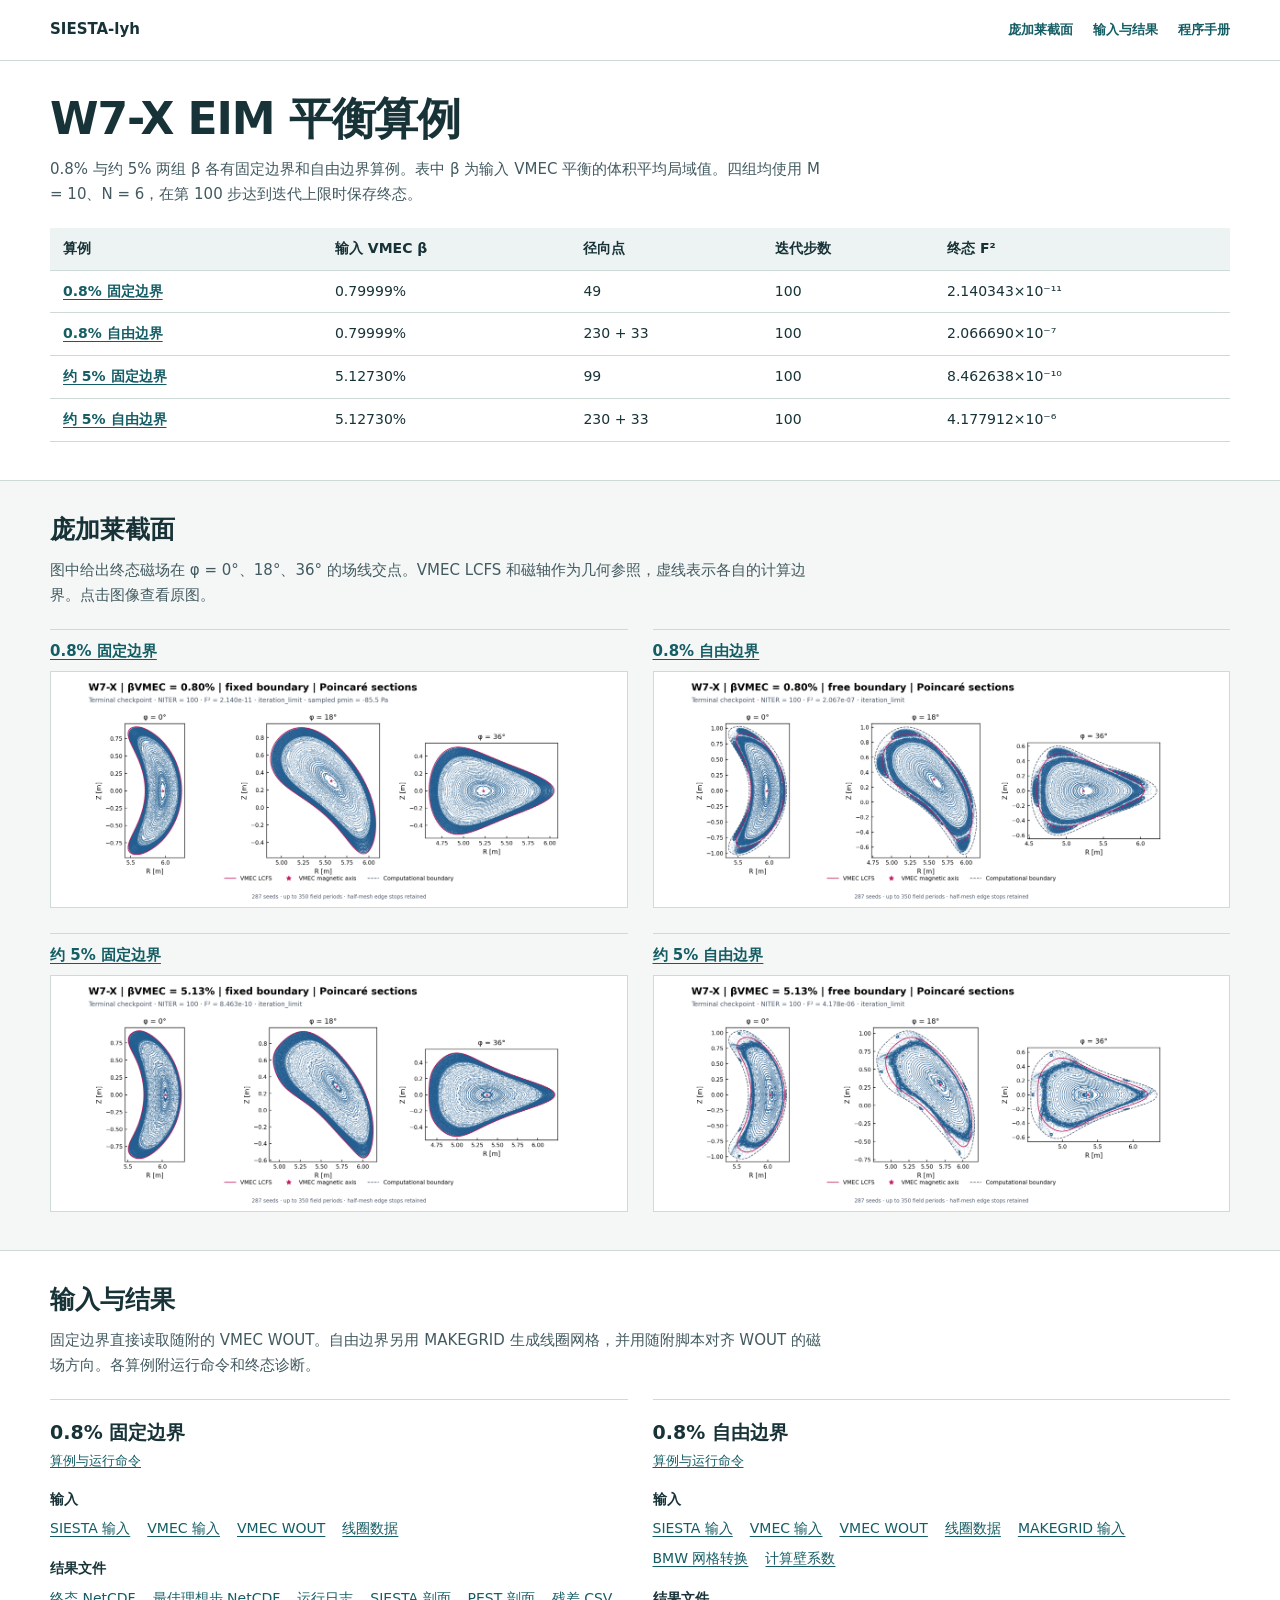
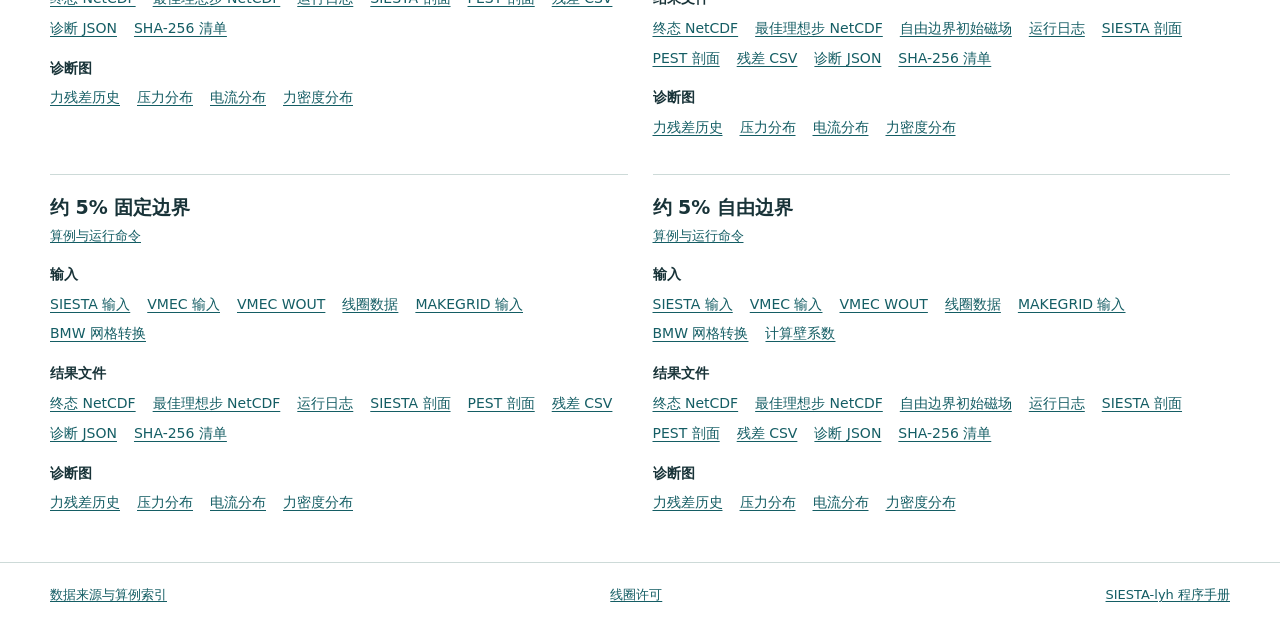
<file: SIESTA-lyh-example/index.html>
<!doctype html>
<html lang="zh-CN">
<head>
  <meta charset="utf-8">
  <meta name="viewport" content="width=device-width, initial-scale=1">
  <meta name="description" content="SIESTA-lyh 的四组 W7-X EIM 平衡算例、庞加莱截面、输入及结果文件。">
  <meta name="theme-color" content="#f5f7f6">
  <title>W7-X EIM 算例 | SIESTA-lyh</title>
  <style>
    :root {
      --paper: #f5f7f6; --white: #fff; --ink: #183338;
      --body: #425a60; --line: #cddad8; --link: #145d64;
    }
    * { box-sizing: border-box; }
    body {
      margin: 0; color: var(--ink); background: var(--paper);
      font: 15px/1.7 Inter, "PingFang SC", "Microsoft YaHei", system-ui, sans-serif;
    }
    a { color: var(--link); text-underline-offset: .18em; }
    a:hover { text-decoration-thickness: 2px; }
    :focus-visible { outline: 3px solid #13707c; outline-offset: 4px; }
    .inner { width: min(100% - 48px, 1180px); margin-inline: auto; }
    .skip { position: absolute; inset: 10px auto auto 12px; z-index: 1; transform: translateY(-200%); background: #fff; padding: 6px 12px; }
    .skip:focus { transform: none; }
    header, footer { background: var(--white); }
    header { border-bottom: 1px solid var(--line); }
    .header-inner { display: flex; align-items: center; justify-content: space-between; min-height: 60px; gap: 20px; }
    .wordmark { font-weight: 700; color: var(--ink); text-decoration: none; }
    nav { display: flex; gap: 20px; font-size: 13px; }
    nav a { text-decoration: none; font-weight: 600; }
    section { padding: 32px 0 38px; border-bottom: 1px solid var(--line); }
    section:nth-child(odd) { background: var(--white); }
    h1, h2, h3, h4, p { margin: 0; }
    h1 { font-size: clamp(28px, 4vw, 44px); line-height: 1.2; letter-spacing: -.025em; }
    h2 { font-size: 25px; line-height: 1.35; }
    h3 { font-size: 19px; }
    h4 { margin-top: 14px; font-size: 14px; }
    .lead { max-width: 82ch; margin: 11px 0 20px; color: var(--body); }
    .table-wrap { overflow-x: auto; }
    table { width: 100%; border-collapse: collapse; font-size: 14px; font-variant-numeric: tabular-nums; }
    th, td { padding: 9px 13px; border-bottom: 1px solid var(--line); text-align: left; white-space: nowrap; }
    thead { background: #edf3f2; }
    tbody th { font-weight: 600; }
    .figures, .cases { display: grid; grid-template-columns: repeat(2, minmax(0, 1fr)); gap: 25px; }
    figure { min-width: 0; margin: 0; padding: 9px 0 0; border-top: 1px solid var(--line); }
    figcaption { margin-bottom: 7px; font-weight: 650; }
    figure img { display: block; width: 100%; height: auto; border: 1px solid var(--line); background: var(--white); }
    .case { min-width: 0; border-top: 1px solid var(--line); padding: 16px 0 7px; scroll-margin-top: 14px; }
    .case-readme { font-size: 13px; }
    ul { display: flex; flex-wrap: wrap; gap: 2px 17px; list-style: none; padding: 0; margin: 4px 0 0; font-size: 14px; }
    li { padding-block: 2px; }
    footer .inner { display: flex; flex-wrap: wrap; justify-content: space-between; gap: 14px; padding-block: 21px; font-size: 13px; }
    @media (max-width: 680px) {
      .inner { width: calc(100% - 34px); }
      .header-inner { min-height: 60px; gap: 8px; }
      nav { gap: 10px; }
      section { padding: 25px 0 30px; }
      .figures, .cases { grid-template-columns: 1fr; }
    }
  </style>
</head>
<body>
  <a class="skip" href="#overview">跳转到算例</a>
  <header>
    <div class="inner header-inner">
      <a class="wordmark" href="../Source-Code/">SIESTA-lyh</a>
      <nav aria-label="页面导航">
        <a href="#poincare">庞加莱截面</a><a href="#files">输入与结果</a><a href="../Source-Code/">程序手册</a>
      </nav>
    </div>
  </header>
  <main id="overview">
    <section>
      <div class="inner">
        <h1>W7-X EIM 平衡算例</h1>
        <p class="lead">0.8% 与约 5% 两组 β 各有固定边界和自由边界算例。表中 β 为输入 VMEC 平衡的体积平均局域值。四组均使用 M = 10、N = 6，在第 100 步达到迭代上限时保存终态。</p>
        <div class="table-wrap" role="region" aria-label="算例和力残差" tabindex="0">
          <table>
            <thead><tr><th scope="col">算例</th><th scope="col">输入 VMEC β</th><th scope="col">径向点</th><th scope="col">迭代步数</th><th scope="col">终态 F²</th></tr></thead>
            <tbody>
          <tr>
            <th scope="row"><a href="#beta008-fixed">0.8% 固定边界</a></th>
            <td>0.79999%</td><td>49</td><td>100</td><td>2.140343×10⁻¹¹</td>
          </tr>
          <tr>
            <th scope="row"><a href="#beta008-free">0.8% 自由边界</a></th>
            <td>0.79999%</td><td>230 + 33</td><td>100</td><td>2.066690×10⁻⁷</td>
          </tr>
          <tr>
            <th scope="row"><a href="#beta5-fixed">约 5% 固定边界</a></th>
            <td>5.12730%</td><td>99</td><td>100</td><td>8.462638×10⁻¹⁰</td>
          </tr>
          <tr>
            <th scope="row"><a href="#beta5-free">约 5% 自由边界</a></th>
            <td>5.12730%</td><td>230 + 33</td><td>100</td><td>4.177912×10⁻⁶</td>
          </tr>
            </tbody>
          </table>
        </div>
      </div>
    </section>
    <section id="poincare">
      <div class="inner">
        <h2>庞加莱截面</h2>
        <p class="lead">图中给出终态磁场在 φ = 0°、18°、36° 的场线交点。VMEC LCFS 和磁轴作为几何参照，虚线表示各自的计算边界。点击图像查看原图。</p>
        <div class="figures">
        <figure>
          <figcaption><a href="#beta008-fixed">0.8% 固定边界</a></figcaption>
          <a href="./W7X/beta008-fixed/figures/poincare.png"><img src="./W7X/beta008-fixed/figures/poincare.png" alt="W7-X EIM 0.8% 固定边界算例的庞加莱截面" loading="lazy" decoding="async"></a>
        </figure>
        <figure>
          <figcaption><a href="#beta008-free">0.8% 自由边界</a></figcaption>
          <a href="./W7X/beta008-free/figures/poincare.png"><img src="./W7X/beta008-free/figures/poincare.png" alt="W7-X EIM 0.8% 自由边界算例的庞加莱截面" loading="lazy" decoding="async"></a>
        </figure>
        <figure>
          <figcaption><a href="#beta5-fixed">约 5% 固定边界</a></figcaption>
          <a href="./W7X/beta5-fixed/figures/poincare.png"><img src="./W7X/beta5-fixed/figures/poincare.png" alt="W7-X EIM 约 5% 固定边界算例的庞加莱截面" loading="lazy" decoding="async"></a>
        </figure>
        <figure>
          <figcaption><a href="#beta5-free">约 5% 自由边界</a></figcaption>
          <a href="./W7X/beta5-free/figures/poincare.png"><img src="./W7X/beta5-free/figures/poincare.png" alt="W7-X EIM 约 5% 自由边界算例的庞加莱截面" loading="lazy" decoding="async"></a>
        </figure>
        </div>
      </div>
    </section>
    <section id="files">
      <div class="inner">
        <h2>输入与结果</h2>
        <p class="lead">固定边界直接读取随附的 VMEC WOUT。自由边界另用 MAKEGRID 生成线圈网格，并用随附脚本对齐 WOUT 的磁场方向。各算例附运行命令和终态诊断。</p>
        <div class="cases">
        <article class="case" id="beta008-fixed">
          <h3>0.8% 固定边界</h3>
          <a class="case-readme" href="./W7X/beta008-fixed/README.md">算例与运行命令</a>
          <h4>输入</h4>
          <ul>
            <li><a href="./W7X/beta008-fixed/siesta.jcf">SIESTA 输入</a></li>
            <li><a href="./W7X/beta008-fixed/input.w7x_beta008">VMEC 输入</a></li>
            <li><a href="./W7X/beta008-fixed/wout_w7x_beta008.nc">VMEC WOUT</a></li>
            <li><a href="./W7X/beta008-fixed/coils.w7x">线圈数据</a></li>
          </ul>
          <h4>结果文件</h4>
          <ul>
            <li><a href="./W7X/beta008-fixed/results/siesta_w7x_beta008_fixed_final.nc">终态 NetCDF</a></li>
            <li><a href="./W7X/beta008-fixed/results/siesta_w7x_beta008_fixed.nc">最佳理想步 NetCDF</a></li>
            <li><a href="./W7X/beta008-fixed/results/run.log">运行日志</a></li>
            <li><a href="./W7X/beta008-fixed/results/siesta_profiles.txt">SIESTA 剖面</a></li>
            <li><a href="./W7X/beta008-fixed/results/siesta_profiles_pest.txt">PEST 剖面</a></li>
            <li><a href="./W7X/beta008-fixed/results/force_history.csv">残差 CSV</a></li>
            <li><a href="./W7X/beta008-fixed/results/diagnostics.json">诊断 JSON</a></li>
            <li><a href="./W7X/beta008-fixed/SHA256SUMS">SHA-256 清单</a></li>
          </ul>
          <h4>诊断图</h4>
          <ul>
            <li><a href="./W7X/beta008-fixed/figures/force_history.png">力残差历史</a></li>
            <li><a href="./W7X/beta008-fixed/figures/pressure.png">压力分布</a></li>
            <li><a href="./W7X/beta008-fixed/figures/current.png">电流分布</a></li>
            <li><a href="./W7X/beta008-fixed/figures/force_density.png">力密度分布</a></li>
          </ul>
        </article>
        <article class="case" id="beta008-free">
          <h3>0.8% 自由边界</h3>
          <a class="case-readme" href="./W7X/beta008-free/README.md">算例与运行命令</a>
          <h4>输入</h4>
          <ul>
            <li><a href="./W7X/beta008-free/siesta.jcf">SIESTA 输入</a></li>
            <li><a href="./W7X/beta008-free/input.w7x_beta008">VMEC 输入</a></li>
            <li><a href="./W7X/beta008-free/wout_w7x_beta008.nc">VMEC WOUT</a></li>
            <li><a href="./W7X/beta008-free/coils.w7x">线圈数据</a></li>
            <li><a href="./W7X/beta008-free/input_xgrid.dat">MAKEGRID 输入</a></li>
            <li><a href="./W7X/beta008-free/align_mgrid.py">BMW 网格转换</a></li>
            <li><a href="./W7X/beta008-free/vessel_w7x_eim.dat">计算壁系数</a></li>
          </ul>
          <h4>结果文件</h4>
          <ul>
            <li><a href="./W7X/beta008-free/results/siesta_w7x_beta008_free_final.nc">终态 NetCDF</a></li>
            <li><a href="./W7X/beta008-free/results/siesta_w7x_beta008_free.nc">最佳理想步 NetCDF</a></li>
            <li><a href="./W7X/beta008-free/results/siesta_w7x_beta008_free_free.nc">自由边界初始磁场</a></li>
            <li><a href="./W7X/beta008-free/results/run.log">运行日志</a></li>
            <li><a href="./W7X/beta008-free/results/siesta_profiles.txt">SIESTA 剖面</a></li>
            <li><a href="./W7X/beta008-free/results/siesta_profiles_pest.txt">PEST 剖面</a></li>
            <li><a href="./W7X/beta008-free/results/force_history.csv">残差 CSV</a></li>
            <li><a href="./W7X/beta008-free/results/diagnostics.json">诊断 JSON</a></li>
            <li><a href="./W7X/beta008-free/SHA256SUMS">SHA-256 清单</a></li>
          </ul>
          <h4>诊断图</h4>
          <ul>
            <li><a href="./W7X/beta008-free/figures/force_history.png">力残差历史</a></li>
            <li><a href="./W7X/beta008-free/figures/pressure.png">压力分布</a></li>
            <li><a href="./W7X/beta008-free/figures/current.png">电流分布</a></li>
            <li><a href="./W7X/beta008-free/figures/force_density.png">力密度分布</a></li>
          </ul>
        </article>
        <article class="case" id="beta5-fixed">
          <h3>约 5% 固定边界</h3>
          <a class="case-readme" href="./W7X/beta5-fixed/README.md">算例与运行命令</a>
          <h4>输入</h4>
          <ul>
            <li><a href="./W7X/beta5-fixed/siesta.jcf">SIESTA 输入</a></li>
            <li><a href="./W7X/beta5-fixed/input.eim_demo_repro">VMEC 输入</a></li>
            <li><a href="./W7X/beta5-fixed/wout_EIM_5_c_para.nc">VMEC WOUT</a></li>
            <li><a href="./W7X/beta5-fixed/coils.w7x">线圈数据</a></li>
            <li><a href="./W7X/beta5-fixed/input_xgrid.dat">MAKEGRID 输入</a></li>
            <li><a href="./W7X/beta5-fixed/align_mgrid.py">BMW 网格转换</a></li>
          </ul>
          <h4>结果文件</h4>
          <ul>
            <li><a href="./W7X/beta5-fixed/results/siesta_w7x_eim_archive_fixed_final.nc">终态 NetCDF</a></li>
            <li><a href="./W7X/beta5-fixed/results/siesta_w7x_eim_archive_fixed.nc">最佳理想步 NetCDF</a></li>
            <li><a href="./W7X/beta5-fixed/results/run.log">运行日志</a></li>
            <li><a href="./W7X/beta5-fixed/results/siesta_profiles.txt">SIESTA 剖面</a></li>
            <li><a href="./W7X/beta5-fixed/results/siesta_profiles_pest.txt">PEST 剖面</a></li>
            <li><a href="./W7X/beta5-fixed/results/force_history.csv">残差 CSV</a></li>
            <li><a href="./W7X/beta5-fixed/results/diagnostics.json">诊断 JSON</a></li>
            <li><a href="./W7X/beta5-fixed/SHA256SUMS">SHA-256 清单</a></li>
          </ul>
          <h4>诊断图</h4>
          <ul>
            <li><a href="./W7X/beta5-fixed/figures/force_history.png">力残差历史</a></li>
            <li><a href="./W7X/beta5-fixed/figures/pressure.png">压力分布</a></li>
            <li><a href="./W7X/beta5-fixed/figures/current.png">电流分布</a></li>
            <li><a href="./W7X/beta5-fixed/figures/force_density.png">力密度分布</a></li>
          </ul>
        </article>
        <article class="case" id="beta5-free">
          <h3>约 5% 自由边界</h3>
          <a class="case-readme" href="./W7X/beta5-free/README.md">算例与运行命令</a>
          <h4>输入</h4>
          <ul>
            <li><a href="./W7X/beta5-free/siesta.jcf">SIESTA 输入</a></li>
            <li><a href="./W7X/beta5-free/input.eim_demo_repro">VMEC 输入</a></li>
            <li><a href="./W7X/beta5-free/wout_EIM_5_c_para.nc">VMEC WOUT</a></li>
            <li><a href="./W7X/beta5-free/coils.w7x">线圈数据</a></li>
            <li><a href="./W7X/beta5-free/input_xgrid.dat">MAKEGRID 输入</a></li>
            <li><a href="./W7X/beta5-free/align_mgrid.py">BMW 网格转换</a></li>
            <li><a href="./W7X/beta5-free/vessel_w7x_eim.dat">计算壁系数</a></li>
          </ul>
          <h4>结果文件</h4>
          <ul>
            <li><a href="./W7X/beta5-free/results/siesta_w7x_eim_archive_free_final.nc">终态 NetCDF</a></li>
            <li><a href="./W7X/beta5-free/results/siesta_w7x_eim_archive_free.nc">最佳理想步 NetCDF</a></li>
            <li><a href="./W7X/beta5-free/results/siesta_w7x_eim_archive_free_free.nc">自由边界初始磁场</a></li>
            <li><a href="./W7X/beta5-free/results/run.log">运行日志</a></li>
            <li><a href="./W7X/beta5-free/results/siesta_profiles.txt">SIESTA 剖面</a></li>
            <li><a href="./W7X/beta5-free/results/siesta_profiles_pest.txt">PEST 剖面</a></li>
            <li><a href="./W7X/beta5-free/results/force_history.csv">残差 CSV</a></li>
            <li><a href="./W7X/beta5-free/results/diagnostics.json">诊断 JSON</a></li>
            <li><a href="./W7X/beta5-free/SHA256SUMS">SHA-256 清单</a></li>
          </ul>
          <h4>诊断图</h4>
          <ul>
            <li><a href="./W7X/beta5-free/figures/force_history.png">力残差历史</a></li>
            <li><a href="./W7X/beta5-free/figures/pressure.png">压力分布</a></li>
            <li><a href="./W7X/beta5-free/figures/current.png">电流分布</a></li>
            <li><a href="./W7X/beta5-free/figures/force_density.png">力密度分布</a></li>
          </ul>
        </article>
        </div>
      </div>
    </section>
  </main>
  <footer>
    <div class="inner">
      <a href="./W7X/README.md">数据来源与算例索引</a><a href="./W7X/LICENSE-coils.txt">线圈许可</a><a href="../Source-Code/">SIESTA-lyh 程序手册</a>
    </div>
  </footer>
</body>
</html>
</file>
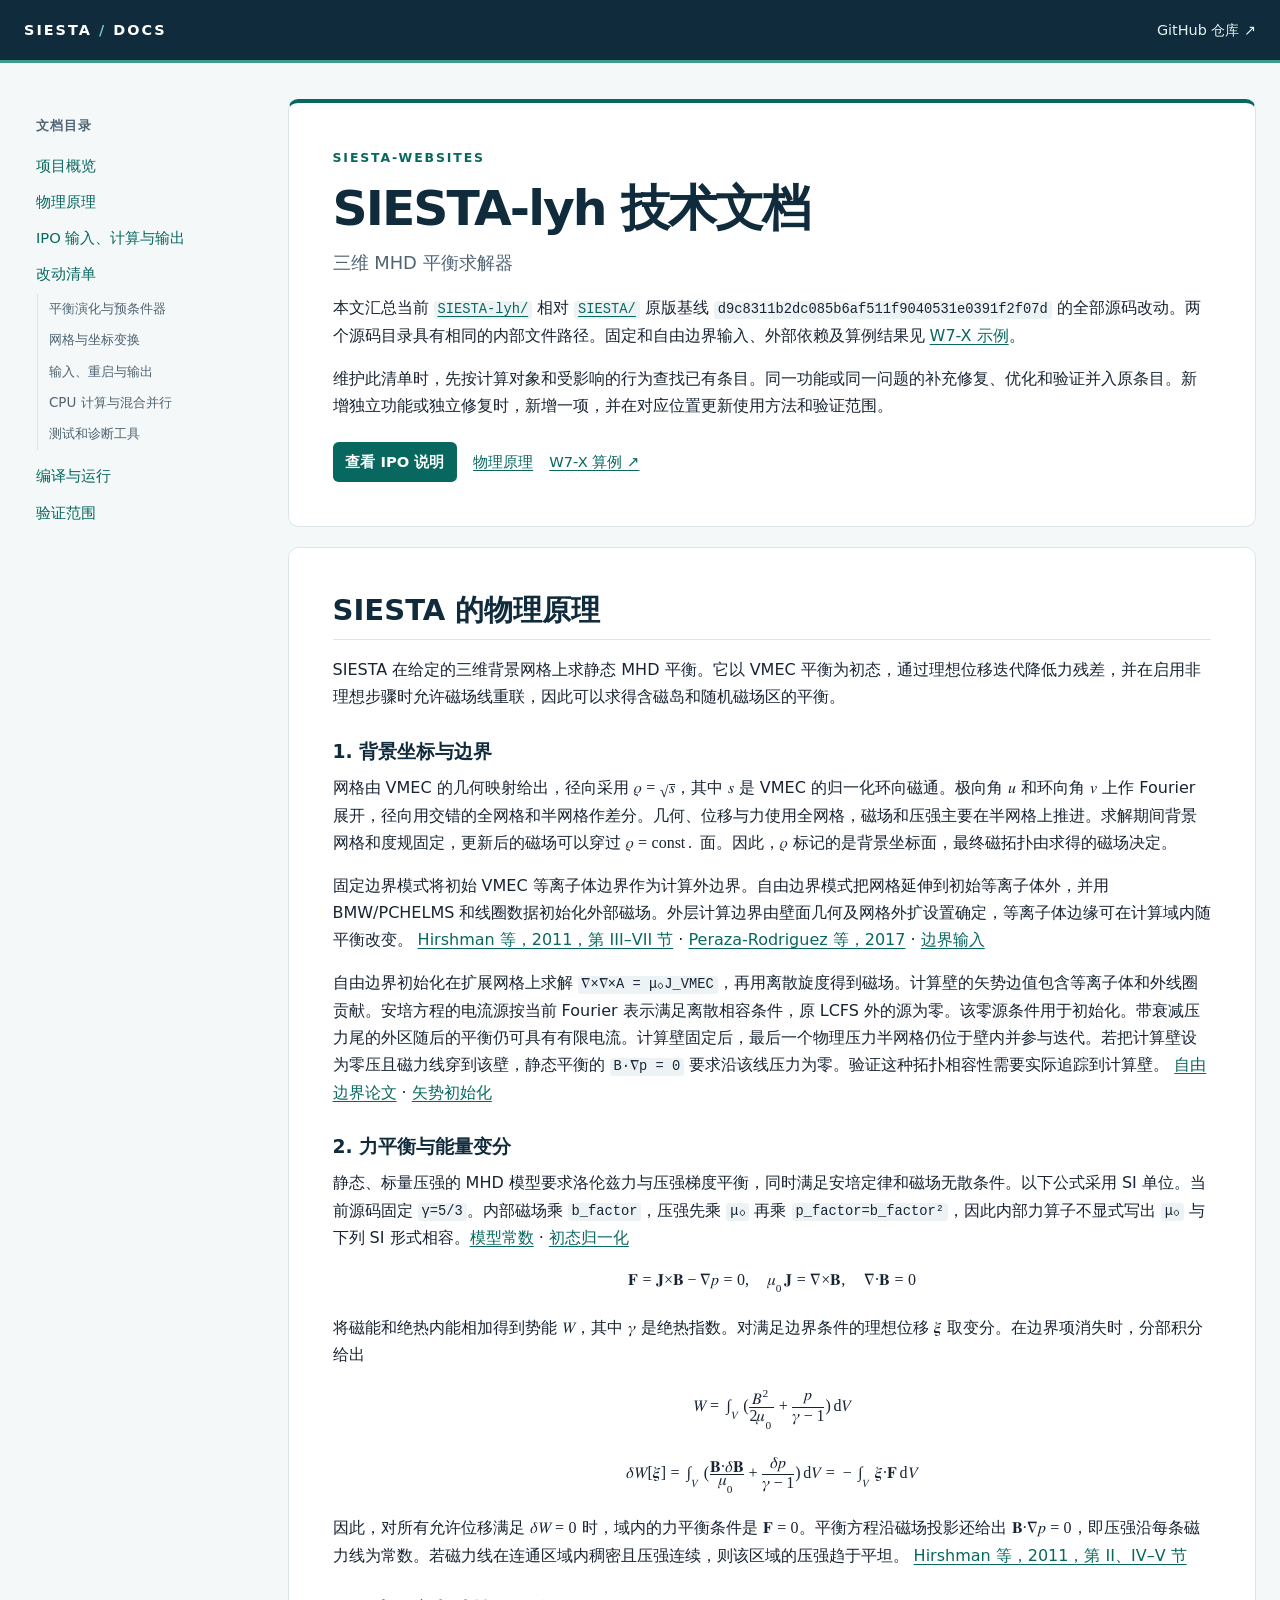
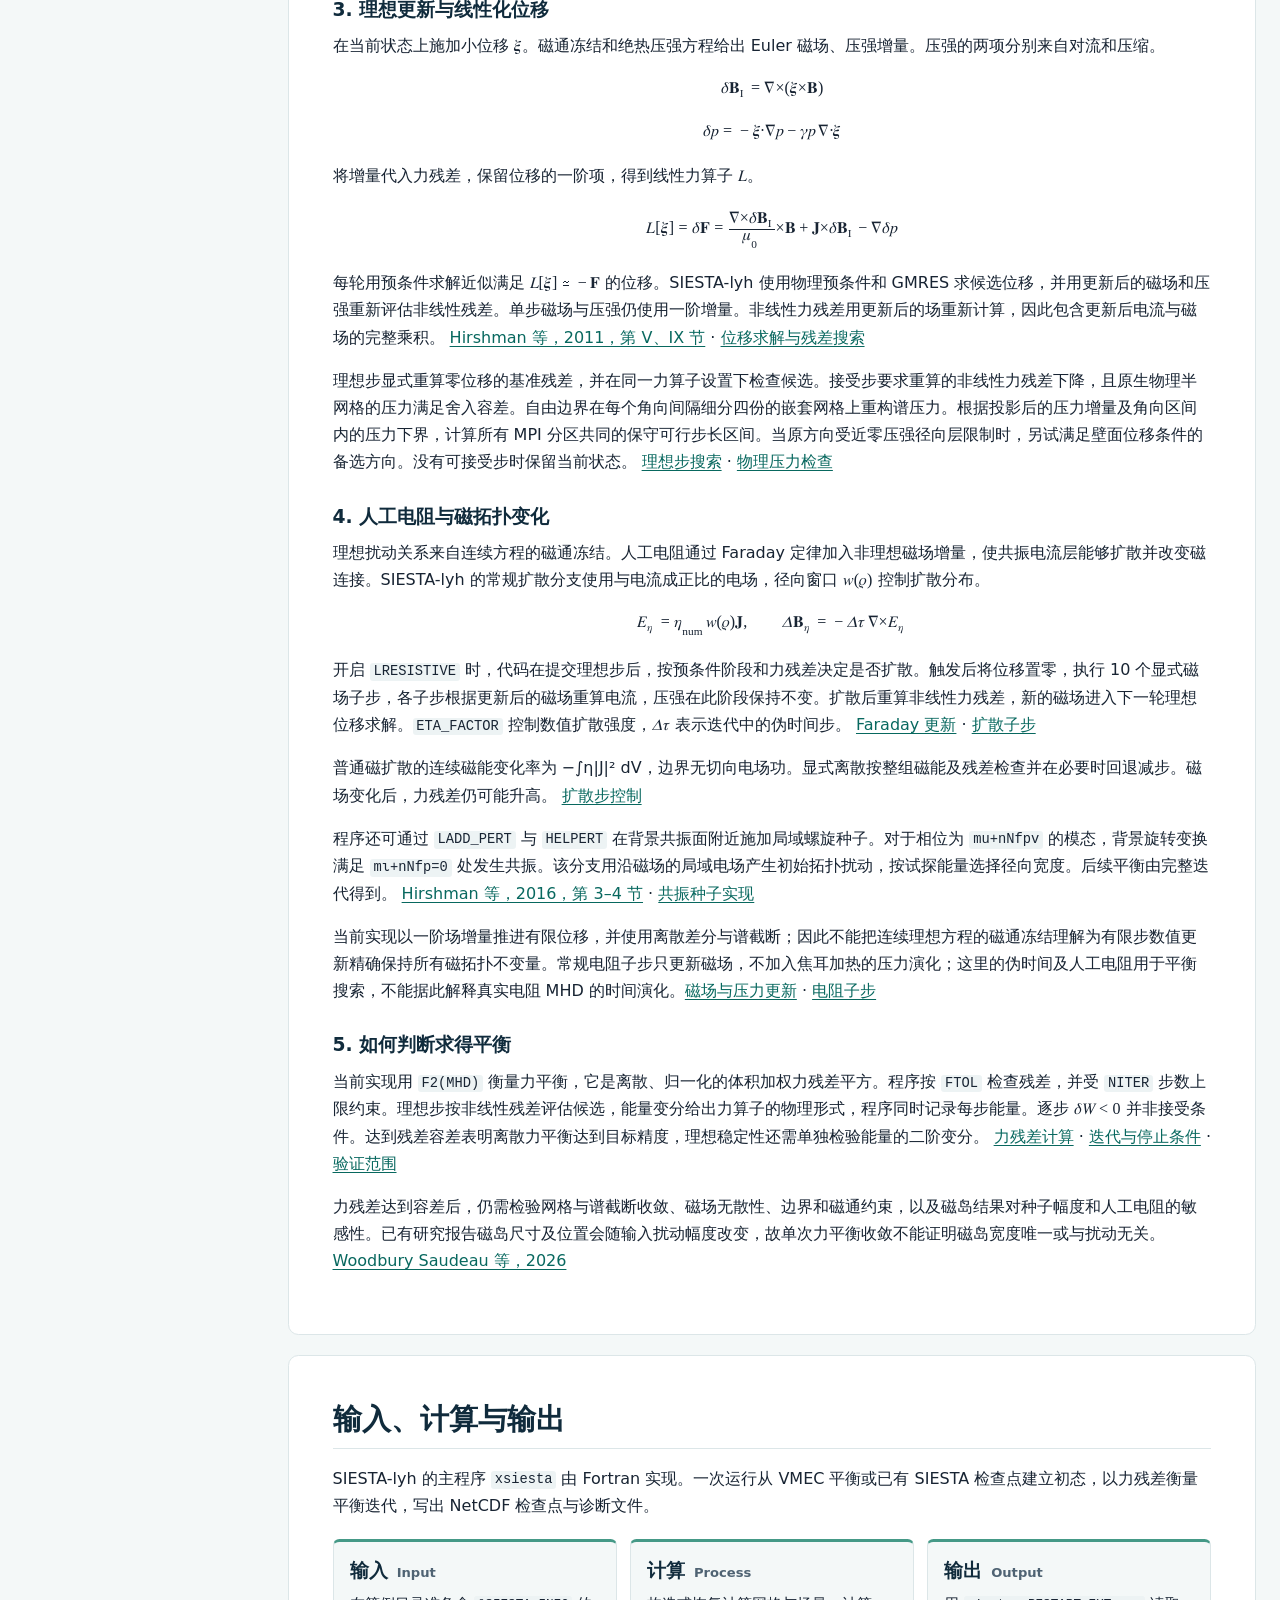
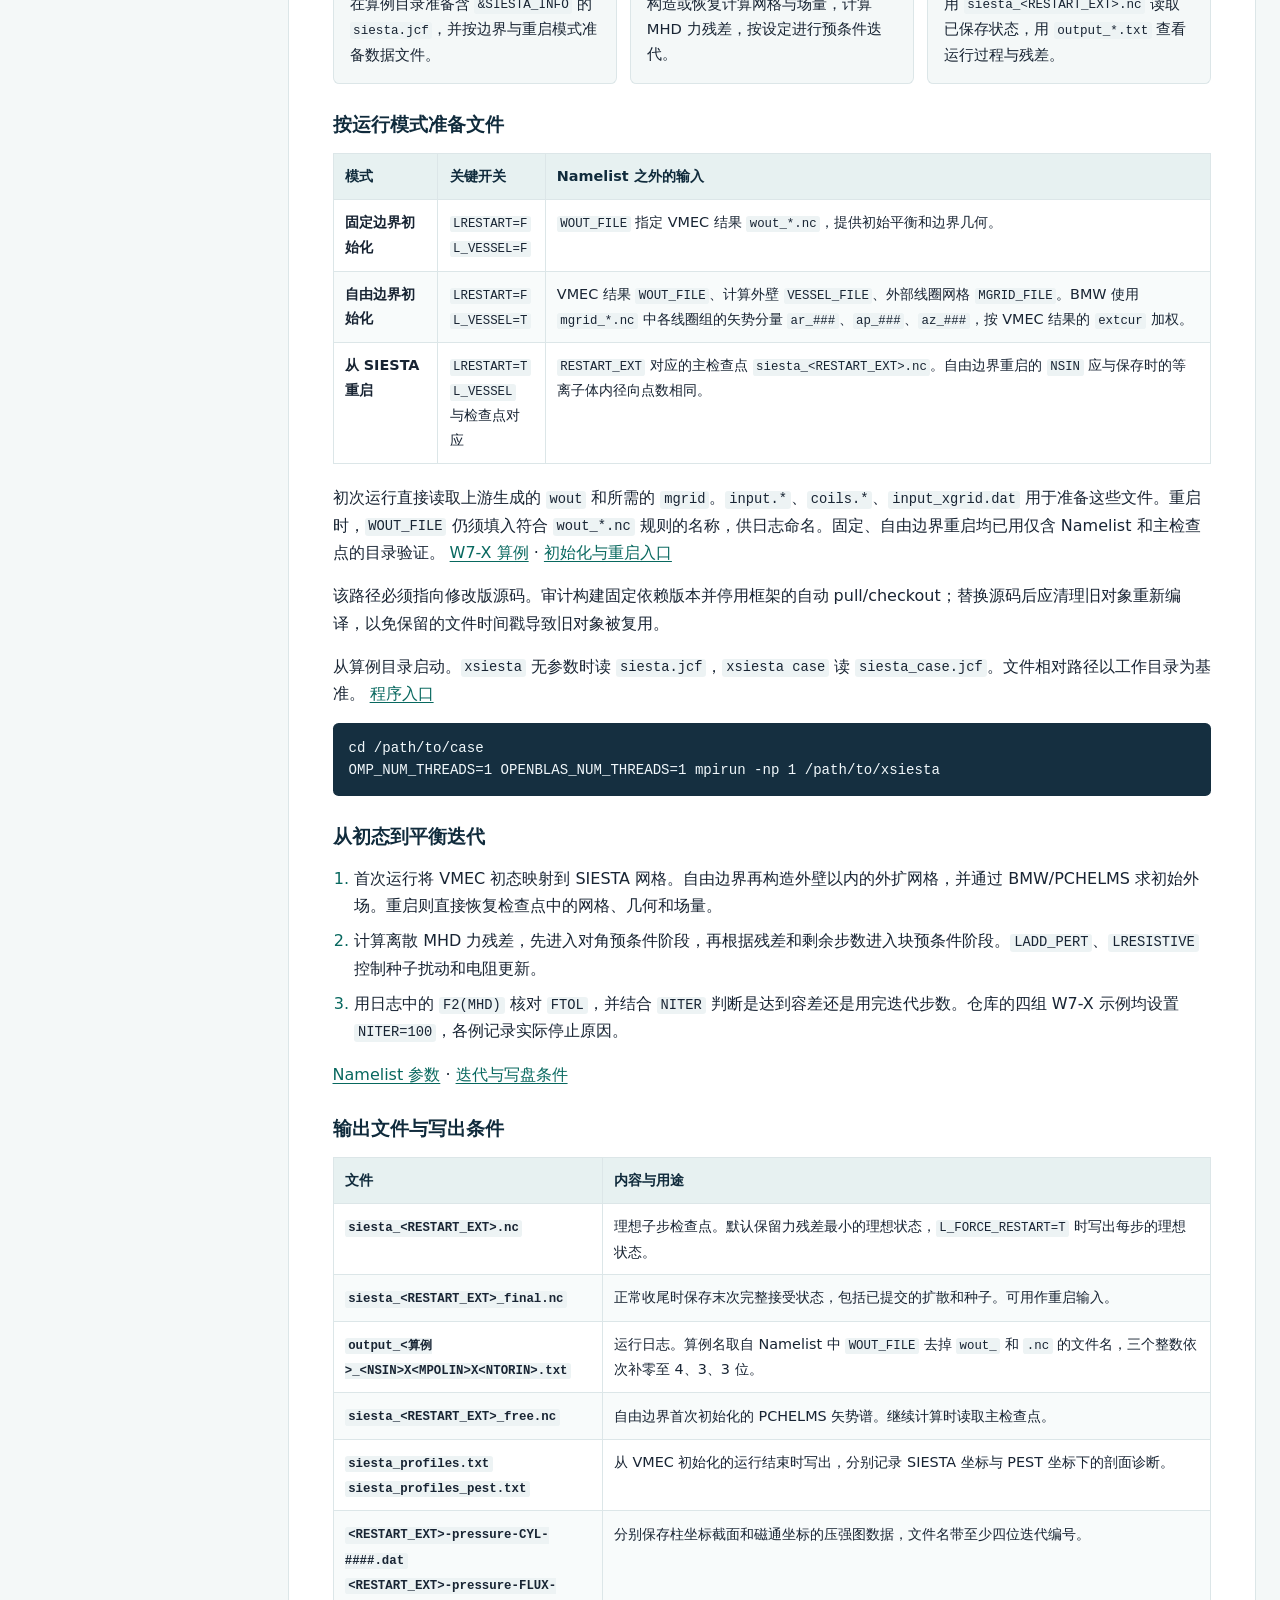
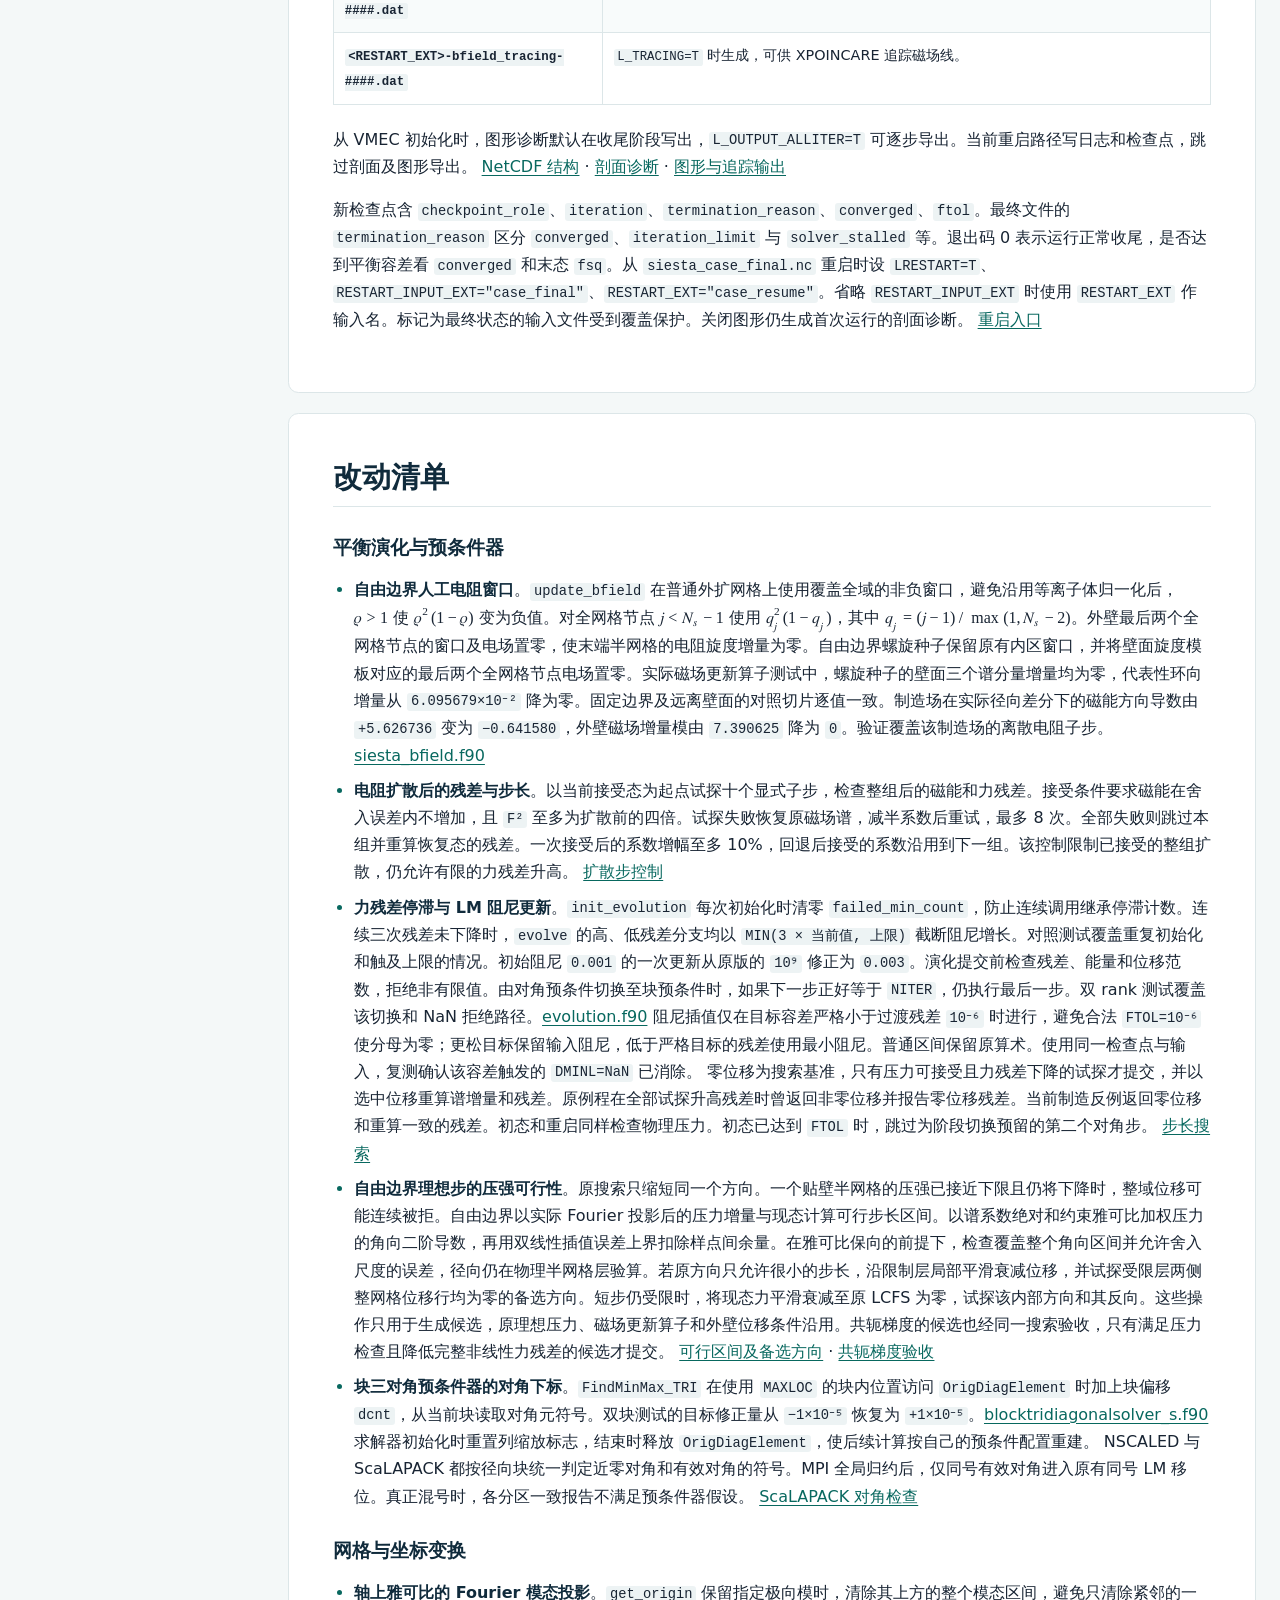
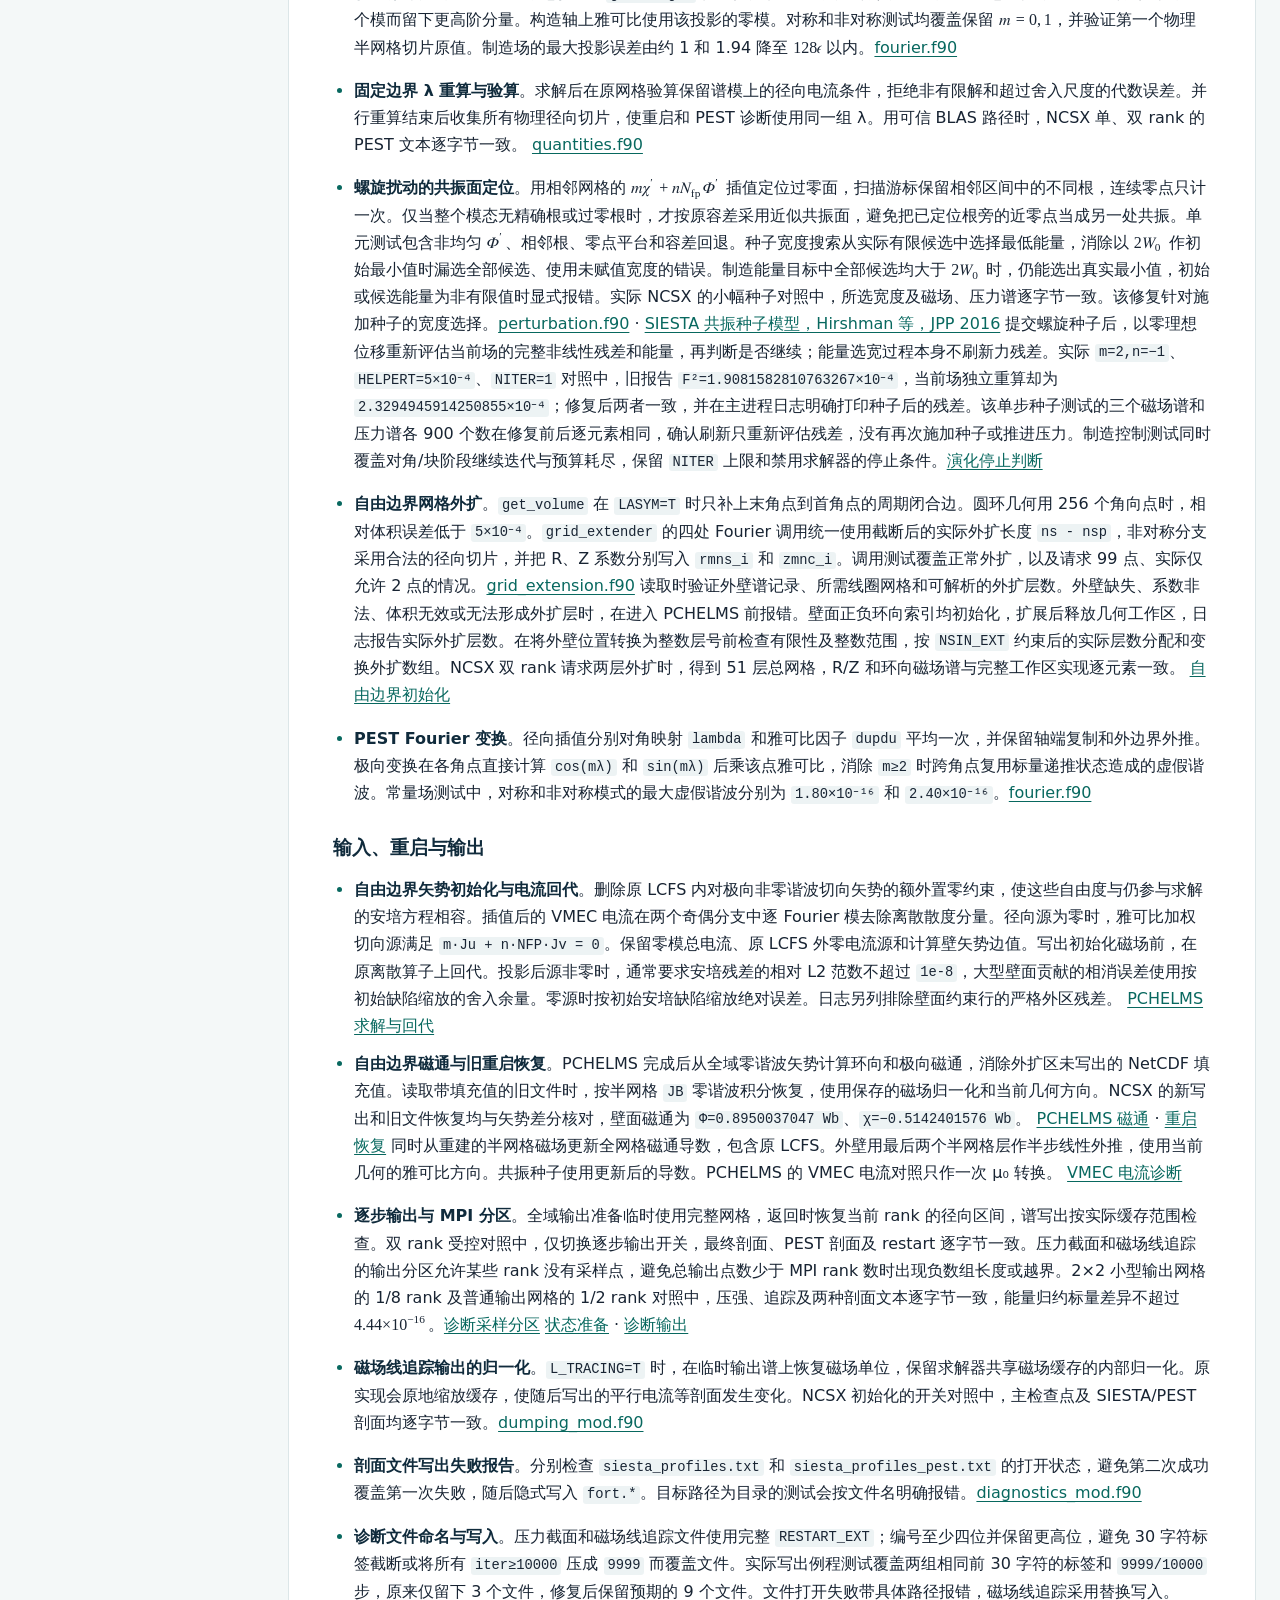
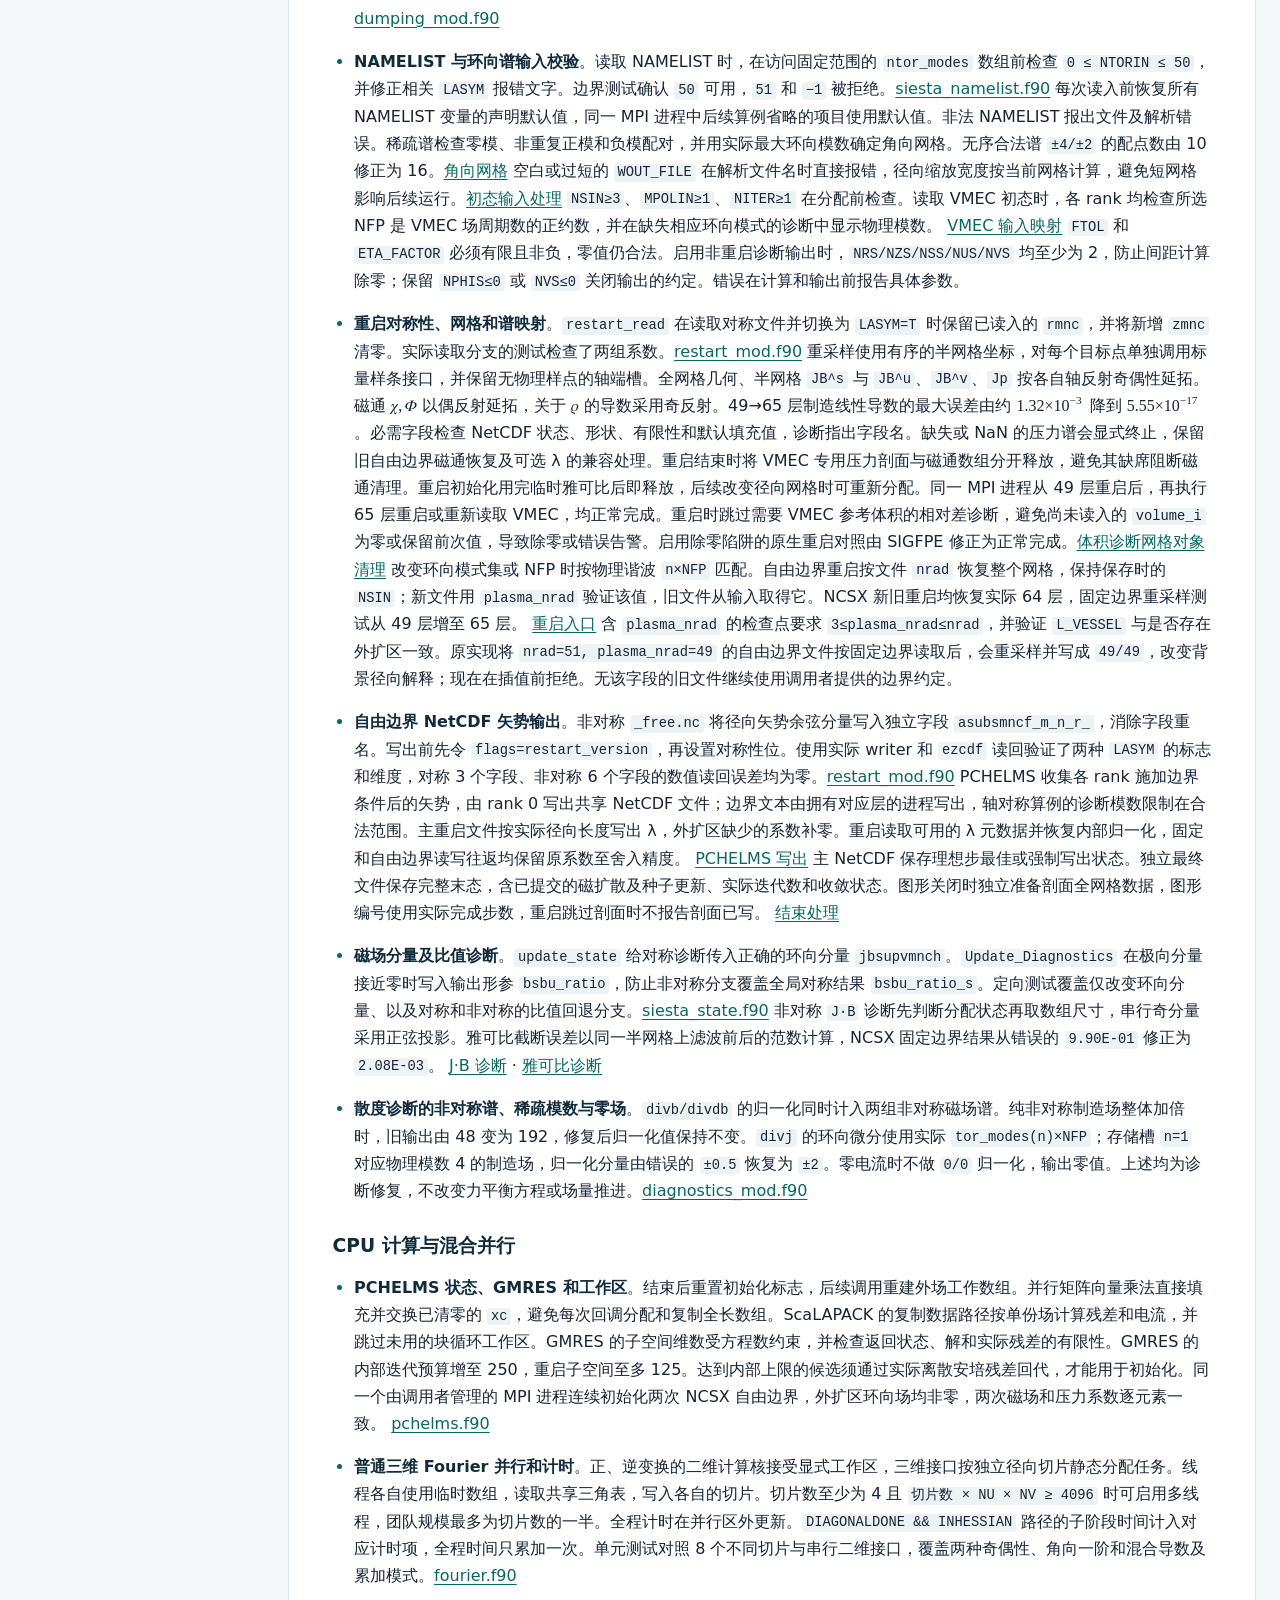
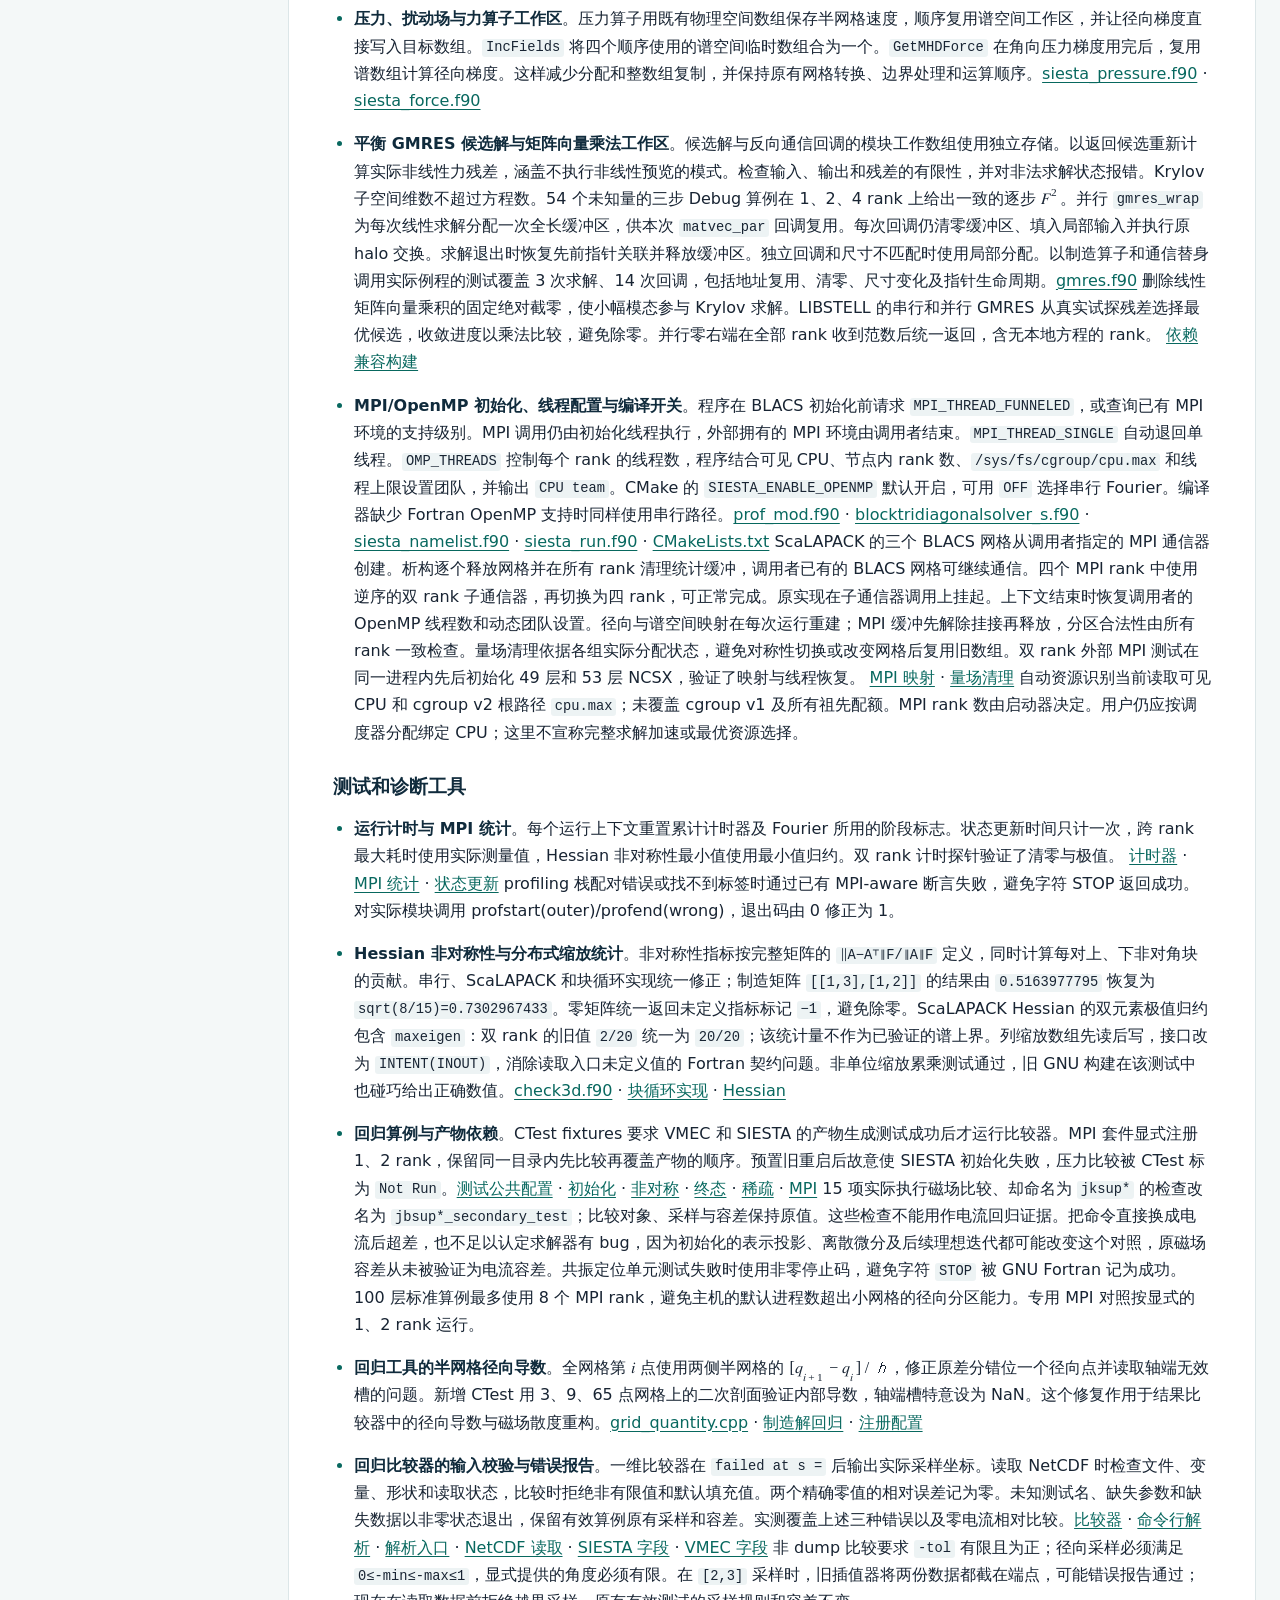
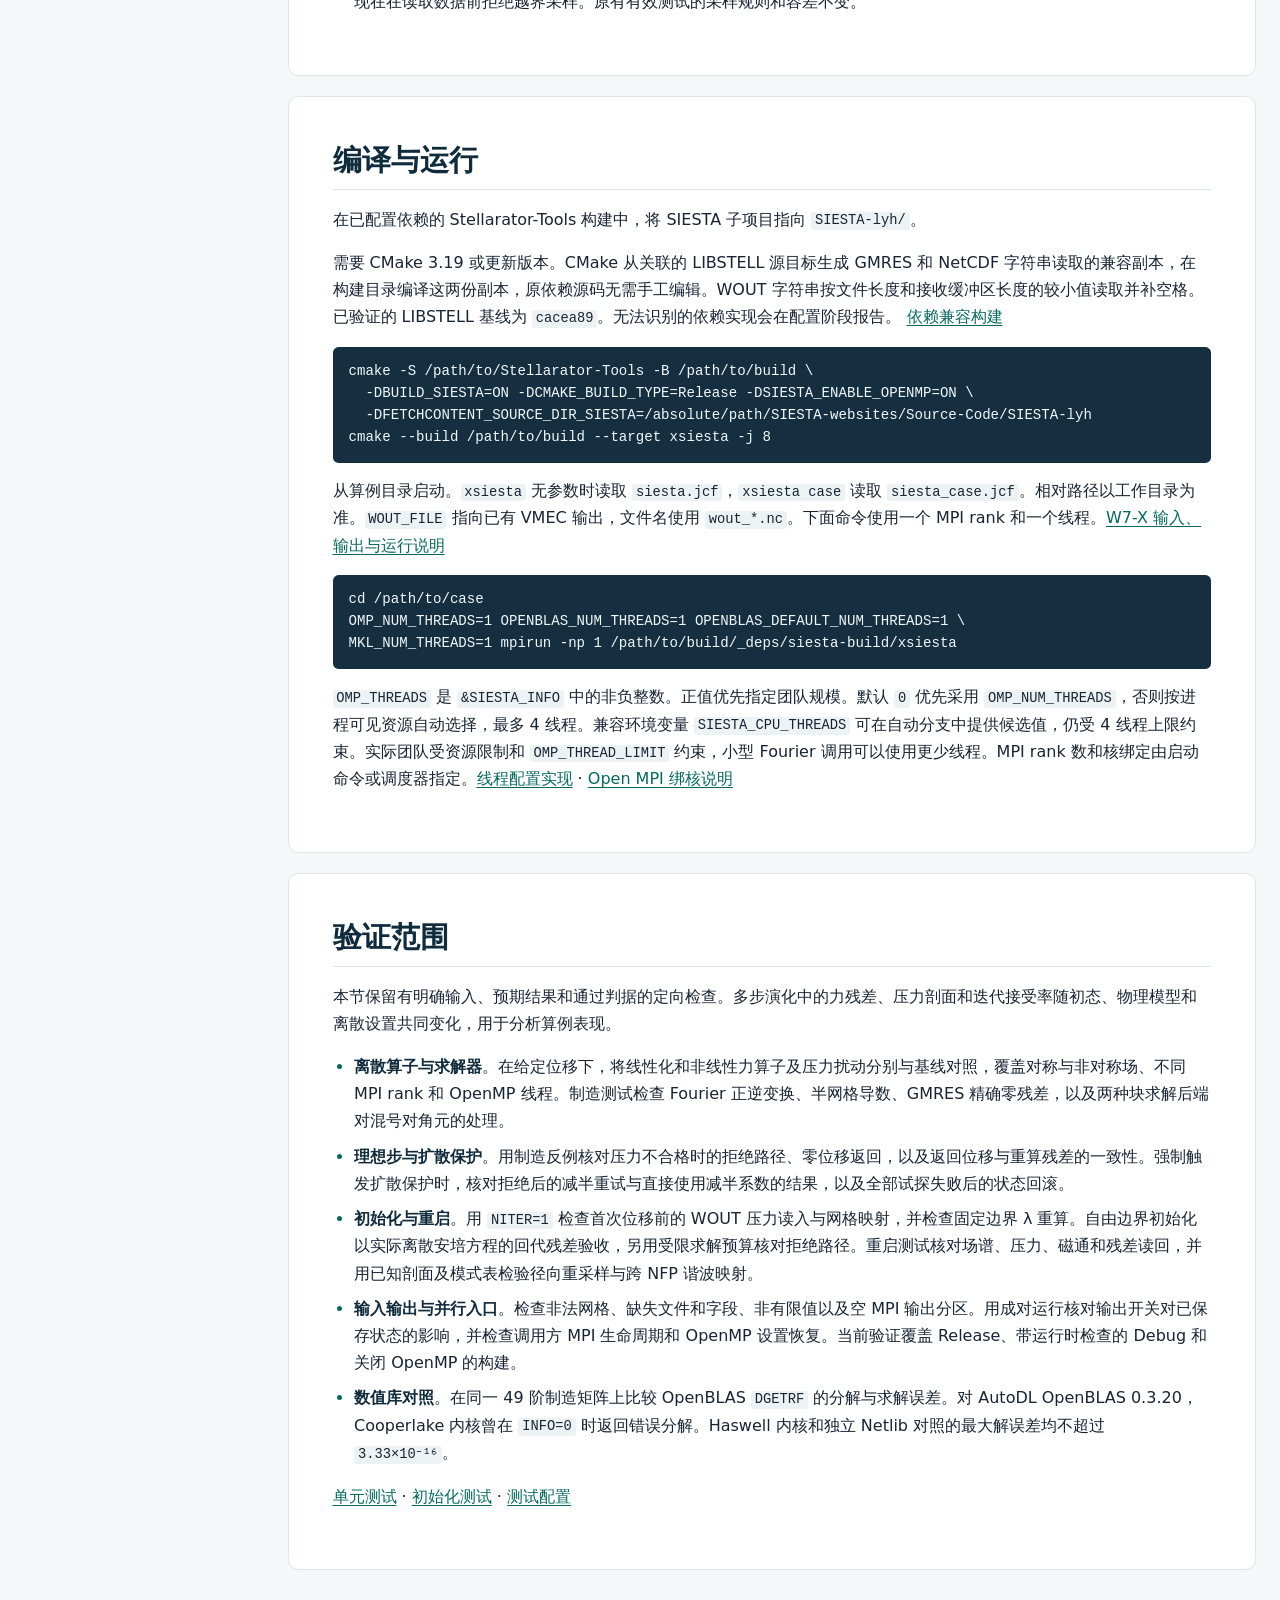
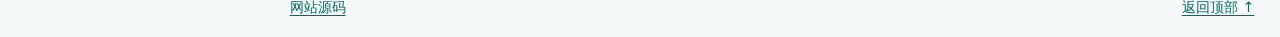
<file: Source-Code/index.html>
<!doctype html>
<html lang="zh-CN">
<head>
  <meta charset="utf-8">
  <meta name="viewport" content="width=device-width, initial-scale=1">
  <meta name="description" content="SIESTA-lyh 的物理原理、输入、计算与输出说明、源码改动清单、编译命令及验证记录。">
  <title>SIESTA-lyh 技术文档</title>
  <link rel="stylesheet" href="assets/styles.css">
</head>
<body>
  <a class="skip" href="#main">跳转到正文</a>
  <header class="topbar">
    <div class="topbar-inner">
      <a class="wordmark" href="#overview">SIESTA<span> / </span>DOCS</a>
      <a class="repo-link" href="https://github.com/Yihui-L/SIESTA-websites">GitHub 仓库 <span aria-hidden="true">↗</span></a>
    </div>
  </header>
  <div class="layout">
    <aside class="sidebar">
      <nav aria-label="文档目录">
        <p class="nav-label">文档目录</p>

      <a href="#overview">项目概览</a>
      <a href="#physics">物理原理</a>
      <a href="#ipo">IPO 输入、计算与输出</a>
      <a href="#changes">改动清单</a>
      <div class="subnav">
        <a href="#evolution">平衡演化与预条件器</a>
        <a href="#mesh">网格与坐标变换</a>
        <a href="#io-changes">输入、重启与输出</a>
        <a href="#parallel">CPU 计算与混合并行</a>
        <a href="#tests">测试和诊断工具</a>
      </div>
      <a href="#run">编译与运行</a>
      <a href="#verification">验证范围</a>

      </nav>
    </aside>
    <main id="main">
      <section id="overview" class="overview">
        <p class="eyebrow">SIESTA-WEBSITES</p>
        <h1>SIESTA-lyh 技术文档</h1>
        <p class="subtitle">三维 MHD 平衡求解器</p>
        <p>本文汇总当前 <a href="https://github.com/Yihui-L/SIESTA-websites/tree/main/Source-Code/SIESTA-lyh"><code>SIESTA-lyh/</code></a> 相对 <a href="https://github.com/ORNL-Fusion/SIESTA/tree/d9c8311b2dc085b6af511f9040531e0391f2f07d"><code>SIESTA/</code></a> 原版基线 <code>d9c8311b2dc085b6af511f9040531e0391f2f07d</code> 的全部源码改动。两个源码目录具有相同的内部文件路径。固定和自由边界输入、外部依赖及算例结果见 <a href="https://github.com/Yihui-L/SIESTA-websites/blob/main/SIESTA-lyh-example/W7X/README.md">W7-X 示例</a>。</p>
<p>维护此清单时，先按计算对象和受影响的行为查找已有条目。同一功能或同一问题的补充修复、优化和验证并入原条目。新增独立功能或独立修复时，新增一项，并在对应位置更新使用方法和验证范围。</p>

        <div class="actions">
          <a class="primary" href="#ipo">查看 IPO 说明</a>
          <a href="#physics">物理原理</a>
          <a href="../SIESTA-lyh-example/">W7-X 算例 ↗</a>
        </div>
      </section>
      <section id="physics" class="doc-section" aria-labelledby="physics-title">
        <h2 id="physics-title">SIESTA 的物理原理</h2>
        <p>SIESTA 在给定的三维背景网格上求静态 MHD 平衡。它以 VMEC 平衡为初态，通过理想位移迭代降低力残差，并在启用非理想步骤时允许磁场线重联，因此可以求得含磁岛和随机磁场区的平衡。</p>

        <h3>1. 背景坐标与边界</h3>
        <p>网格由 VMEC 的几何映射给出，径向采用 <math xmlns="http://www.w3.org/1998/Math/MathML" display="inline"><mrow><mi>&#x003C1;</mi><mo>&#x0003D;</mo><msqrt><mrow><mi>s</mi></mrow></msqrt></mrow></math>，其中 <math xmlns="http://www.w3.org/1998/Math/MathML" display="inline"><mrow><mi>s</mi></mrow></math> 是 VMEC 的归一化环向磁通。极向角 <math xmlns="http://www.w3.org/1998/Math/MathML" display="inline"><mrow><mi>u</mi></mrow></math> 和环向角 <math xmlns="http://www.w3.org/1998/Math/MathML" display="inline"><mrow><mi>v</mi></mrow></math> 上作 Fourier 展开，径向用交错的全网格和半网格作差分。几何、位移与力使用全网格，磁场和压强主要在半网格上推进。求解期间背景网格和度规固定，更新后的磁场可以穿过 <math xmlns="http://www.w3.org/1998/Math/MathML" display="inline"><mrow><mi>&#x003C1;</mi><mo>&#x0003D;</mo><mrow><mi mathvariant="normal">c</mi><mi mathvariant="normal">o</mi><mi mathvariant="normal">n</mi><mi mathvariant="normal">s</mi><mi mathvariant="normal">t</mi><mo>&#x0002E;</mo></mrow></mrow></math> 面。因此，<math xmlns="http://www.w3.org/1998/Math/MathML" display="inline"><mrow><mi>&#x003C1;</mi></mrow></math> 标记的是背景坐标面，最终磁拓扑由求得的磁场决定。</p>
        <p>固定边界模式将初始 VMEC 等离子体边界作为计算外边界。自由边界模式把网格延伸到初始等离子体外，并用 BMW/PCHELMS 和线圈数据初始化外部磁场。外层计算边界由壁面几何及网格外扩设置确定，等离子体边缘可在计算域内随平衡改变。 <a href="https://doi.org/10.1063/1.3597155">Hirshman 等，2011，第 III–VII 节</a> · <a href="https://doi.org/10.1063/1.4986447">Peraza-Rodriguez 等，2017</a> · <a href="#ipo">边界输入</a></p>
        <p>自由边界初始化在扩展网格上求解 <code>∇×∇×A = μ₀J_VMEC</code>，再用离散旋度得到磁场。计算壁的矢势边值包含等离子体和外线圈贡献。安培方程的电流源按当前 Fourier 表示满足离散相容条件，原 LCFS 外的源为零。该零源条件用于初始化。带衰减压力尾的外区随后的平衡仍可具有有限电流。计算壁固定后，最后一个物理压力半网格仍位于壁内并参与迭代。若把计算壁设为零压且磁力线穿到该壁，静态平衡的 <code>B·∇p = 0</code> 要求沿该线压力为零。验证这种拓扑相容性需要实际追踪到计算壁。 <a href="https://doi.org/10.1063/1.4986447">自由边界论文</a> · <a href="https://github.com/Yihui-L/SIESTA-websites/blob/main/Source-Code/SIESTA-lyh/Sources/pchelms.f90">矢势初始化</a></p>

        <h3>2. 力平衡与能量变分</h3>
        <p>静态、标量压强的 MHD 模型要求洛伦兹力与压强梯度平衡，同时满足安培定律和磁场无散条件。以下公式采用 SI 单位。当前源码固定 <code>γ=5/3</code>。内部磁场乘 <code>b_factor</code>，压强先乘 <code>μ₀</code> 再乘 <code>p_factor=b_factor²</code>，因此内部力算子不显式写出 <code>μ₀</code> 与下列 SI 形式相容。<a href="https://github.com/Yihui-L/SIESTA-websites/blob/main/Source-Code/SIESTA-lyh/Sources/island_params.f90">模型常数</a> · <a href="https://github.com/Yihui-L/SIESTA-websites/blob/main/Source-Code/SIESTA-lyh/Sources/quantities.f90">初态归一化</a></p>
        <div class="equation"><math xmlns="http://www.w3.org/1998/Math/MathML" display="block"><mrow><mi>𝐅</mi><mo>&#x0003D;</mo><mi>𝐉</mi><mi>&#x000D7;</mi><mi>𝐁</mi><mo>&#x02212;</mo><mo>&#x02207;</mo><mi>p</mi><mo>&#x0003D;</mo><mn mathvariant="bold">0</mn><mo>&#x0002C;</mo><mspace width="1em" /><msub><mi>&#x003BC;</mi><mn>0</mn></msub><mi>𝐉</mi><mo>&#x0003D;</mo><mo>&#x02207;</mo><mi>&#x000D7;</mi><mi>𝐁</mi><mo>&#x0002C;</mo><mspace width="1em" /><mo>&#x02207;</mo><mi>&#x000B7;</mi><mi>𝐁</mi><mo>&#x0003D;</mo><mn>0</mn></mrow></math></div>
        <p>将磁能和绝热内能相加得到势能 <math xmlns="http://www.w3.org/1998/Math/MathML" display="inline"><mrow><mi>W</mi></mrow></math>，其中 <math xmlns="http://www.w3.org/1998/Math/MathML" display="inline"><mrow><mi>&#x003B3;</mi></mrow></math> 是绝热指数。对满足边界条件的理想位移 <math xmlns="http://www.w3.org/1998/Math/MathML" display="inline"><mrow><mrow><mi>𝝃</mi></mrow></mrow></math> 取变分。在边界项消失时，分部积分给出</p>
        <div class="equation"><math xmlns="http://www.w3.org/1998/Math/MathML" display="block"><mrow><mi>W</mi><mo>&#x0003D;</mo><msub><mo>&#x0222B;</mo><mi>V</mi></msub><mrow><mo stretchy="true" fence="true" form="prefix">&#x00028;</mo><mfrac><mrow><msup><mi>B</mi><mn>2</mn></msup></mrow><mrow><mn>2</mn><msub><mi>&#x003BC;</mi><mn>0</mn></msub></mrow></mfrac><mo>&#x0002B;</mo><mfrac><mrow><mi>p</mi></mrow><mrow><mi>&#x003B3;</mi><mo>&#x02212;</mo><mn>1</mn></mrow></mfrac><mo stretchy="true" fence="true" form="postfix">&#x00029;</mo></mrow><mspace width="0.167em" /><mi mathvariant="normal">d</mi><mi>V</mi></mrow></math></div>
        <div class="equation"><math xmlns="http://www.w3.org/1998/Math/MathML" display="block"><mrow><mi>&#x003B4;</mi><mi>W</mi><mo stretchy="false">[</mo><mrow><mi>𝝃</mi></mrow><mo stretchy="false">]</mo><mo>&#x0003D;</mo><msub><mo>&#x0222B;</mo><mi>V</mi></msub><mrow><mo stretchy="true" fence="true" form="prefix">&#x00028;</mo><mfrac><mrow><mi>𝐁</mi><mi>&#x000B7;</mi><mi>&#x003B4;</mi><mi>𝐁</mi></mrow><mrow><msub><mi>&#x003BC;</mi><mn>0</mn></msub></mrow></mfrac><mo>&#x0002B;</mo><mfrac><mrow><mi>&#x003B4;</mi><mi>p</mi></mrow><mrow><mi>&#x003B3;</mi><mo>&#x02212;</mo><mn>1</mn></mrow></mfrac><mo stretchy="true" fence="true" form="postfix">&#x00029;</mo></mrow><mspace width="0.167em" /><mi mathvariant="normal">d</mi><mi>V</mi><mo>&#x0003D;</mo><mo>&#x02212;</mo><msub><mo>&#x0222B;</mo><mi>V</mi></msub><mrow><mi>𝝃</mi></mrow><mi>&#x000B7;</mi><mi>𝐅</mi><mspace width="0.167em" /><mi mathvariant="normal">d</mi><mi>V</mi></mrow></math></div>
        <p>因此，对所有允许位移满足 <math xmlns="http://www.w3.org/1998/Math/MathML" display="inline"><mrow><mi>&#x003B4;</mi><mi>W</mi><mo>&#x0003D;</mo><mn>0</mn></mrow></math> 时，域内的力平衡条件是 <math xmlns="http://www.w3.org/1998/Math/MathML" display="inline"><mrow><mi>𝐅</mi><mo>&#x0003D;</mo><mn mathvariant="bold">0</mn></mrow></math>。平衡方程沿磁场投影还给出 <math xmlns="http://www.w3.org/1998/Math/MathML" display="inline"><mrow><mi>𝐁</mi><mi>&#x000B7;</mi><mo>&#x02207;</mo><mi>p</mi><mo>&#x0003D;</mo><mn>0</mn></mrow></math>，即压强沿每条磁力线为常数。若磁力线在连通区域内稠密且压强连续，则该区域的压强趋于平坦。 <a href="https://doi.org/10.1063/1.3597155">Hirshman 等，2011，第 II、IV–V 节</a></p>

        <h3>3. 理想更新与线性化位移</h3>
        <p>在当前状态上施加小位移 <math xmlns="http://www.w3.org/1998/Math/MathML" display="inline"><mrow><mrow><mi>𝝃</mi></mrow></mrow></math>。磁通冻结和绝热压强方程给出 Euler 磁场、压强增量。压强的两项分别来自对流和压缩。</p>
        <div class="equation"><math xmlns="http://www.w3.org/1998/Math/MathML" display="block"><mrow><mi>&#x003B4;</mi><msub><mi>𝐁</mi><mrow><mi mathvariant="normal">I</mi></mrow></msub><mo>&#x0003D;</mo><mo>&#x02207;</mo><mi>&#x000D7;</mi><mo stretchy="false">&#x00028;</mo><mrow><mi>𝝃</mi></mrow><mi>&#x000D7;</mi><mi>𝐁</mi><mo stretchy="false">&#x00029;</mo></mrow></math></div>
        <div class="equation"><math xmlns="http://www.w3.org/1998/Math/MathML" display="block"><mrow><mi>&#x003B4;</mi><mi>p</mi><mo>&#x0003D;</mo><mo>&#x02212;</mo><mrow><mi>𝝃</mi></mrow><mi>&#x000B7;</mi><mo>&#x02207;</mo><mi>p</mi><mo>&#x02212;</mo><mi>&#x003B3;</mi><mi>p</mi><mspace width="0.167em" /><mo>&#x02207;</mo><mi>&#x000B7;</mi><mrow><mi>𝝃</mi></mrow></mrow></math></div>
        <p>将增量代入力残差，保留位移的一阶项，得到线性力算子 <math xmlns="http://www.w3.org/1998/Math/MathML" display="inline"><mrow><mi mathvariant="script">L</mi></mrow></math>。</p>
        <div class="equation"><math xmlns="http://www.w3.org/1998/Math/MathML" display="block"><mrow><mi mathvariant="script">L</mi><mo stretchy="false">[</mo><mrow><mi>𝝃</mi></mrow><mo stretchy="false">]</mo><mo>&#x0003D;</mo><mi>&#x003B4;</mi><mi>𝐅</mi><mo>&#x0003D;</mo><mfrac><mrow><mo>&#x02207;</mo><mi>&#x000D7;</mi><mi>&#x003B4;</mi><msub><mi>𝐁</mi><mrow><mi mathvariant="normal">I</mi></mrow></msub></mrow><mrow><msub><mi>&#x003BC;</mi><mn>0</mn></msub></mrow></mfrac><mi>&#x000D7;</mi><mi>𝐁</mi><mo>&#x0002B;</mo><mi>𝐉</mi><mi>&#x000D7;</mi><mi>&#x003B4;</mi><msub><mi>𝐁</mi><mrow><mi mathvariant="normal">I</mi></mrow></msub><mo>&#x02212;</mo><mo>&#x02207;</mo><mi>&#x003B4;</mi><mi>p</mi></mrow></math></div>
        <p>每轮用预条件求解近似满足 <math xmlns="http://www.w3.org/1998/Math/MathML" display="inline"><mrow><mi mathvariant="script">L</mi><mo stretchy="false">[</mo><mrow><mi>𝝃</mi></mrow><mo stretchy="false">]</mo><mo>&#x02243;</mo><mo>&#x02212;</mo><mi>𝐅</mi></mrow></math> 的位移。SIESTA-lyh 使用物理预条件和 GMRES 求候选位移，并用更新后的磁场和压强重新评估非线性残差。单步磁场与压强仍使用一阶增量。非线性力残差用更新后的场重新计算，因此包含更新后电流与磁场的完整乘积。 <a href="https://doi.org/10.1063/1.3597155">Hirshman 等，2011，第 V、IX 节</a> · <a href="https://github.com/Yihui-L/SIESTA-websites/blob/main/Source-Code/SIESTA-lyh/Sources/gmres.f90">位移求解与残差搜索</a></p>
        <p>理想步显式重算零位移的基准残差，并在同一力算子设置下检查候选。接受步要求重算的非线性力残差下降，且原生物理半网格的压力满足舍入容差。自由边界在每个角向间隔细分四份的嵌套网格上重构谱压力。根据投影后的压力增量及角向区间内的压力下界，计算所有 MPI 分区共同的保守可行步长区间。当原方向受近零压强径向层限制时，另试满足壁面位移条件的备选方向。没有可接受步时保留当前状态。 <a href="https://github.com/Yihui-L/SIESTA-websites/blob/main/Source-Code/SIESTA-lyh/Sources/shared_functions.f90">理想步搜索</a> · <a href="https://github.com/Yihui-L/SIESTA-websites/blob/main/Source-Code/SIESTA-lyh/Sources/siesta_force.f90">物理压力检查</a></p>

        <h3>4. 人工电阻与磁拓扑变化</h3>
        <p>理想扰动关系来自连续方程的磁通冻结。人工电阻通过 Faraday 定律加入非理想磁场增量，使共振电流层能够扩散并改变磁连接。SIESTA-lyh 的常规扩散分支使用与电流成正比的电场，径向窗口 <math xmlns="http://www.w3.org/1998/Math/MathML" display="inline"><mrow><mi>w</mi><mo stretchy="false">&#x00028;</mo><mi>&#x003C1;</mi><mo stretchy="false">&#x00029;</mo></mrow></math> 控制扩散分布。</p>
        <div class="equation"><math xmlns="http://www.w3.org/1998/Math/MathML" display="block"><mrow><msub><mi mathvariant="bold">E</mi><mi>&#x003B7;</mi></msub><mo>&#x0003D;</mo><msub><mi>&#x003B7;</mi><mrow><mrow><mi mathvariant="normal">n</mi><mi mathvariant="normal">u</mi><mi mathvariant="normal">m</mi></mrow></mrow></msub><mi>w</mi><mo stretchy="false">&#x00028;</mo><mi>&#x003C1;</mi><mo stretchy="false">&#x00029;</mo><mi>𝐉</mi><mo>&#x0002C;</mo><mspace width="2em" /><mi>&#x00394;</mi><msub><mi>𝐁</mi><mi>&#x003B7;</mi></msub><mo>&#x0003D;</mo><mo>&#x02212;</mo><mi>&#x00394;</mi><mi>&#x003C4;</mi><mspace width="0.167em" /><mo>&#x02207;</mo><mi>&#x000D7;</mi><msub><mi mathvariant="bold">E</mi><mi>&#x003B7;</mi></msub></mrow></math></div>
        <p>开启 <code>LRESISTIVE</code> 时，代码在提交理想步后，按预条件阶段和力残差决定是否扩散。触发后将位移置零，执行 10 个显式磁场子步，各子步根据更新后的磁场重算电流，压强在此阶段保持不变。扩散后重算非线性力残差，新的磁场进入下一轮理想位移求解。<code>ETA_FACTOR</code> 控制数值扩散强度，<math xmlns="http://www.w3.org/1998/Math/MathML" display="inline"><mrow><mi>&#x00394;</mi><mi>&#x003C4;</mi></mrow></math> 表示迭代中的伪时间步。 <a href="https://github.com/Yihui-L/SIESTA-websites/blob/main/Source-Code/SIESTA-lyh/Sources/siesta_bfield.f90">Faraday 更新</a> · <a href="https://github.com/Yihui-L/SIESTA-websites/blob/main/Source-Code/SIESTA-lyh/Sources/add_resistivity.f90">扩散子步</a></p>
        <p>普通磁扩散的连续磁能变化率为 −∫η|J|² dV，边界无切向电场功。显式离散按整组磁能及残差检查并在必要时回退减步。磁场变化后，力残差仍可能升高。 <a href="https://github.com/Yihui-L/SIESTA-websites/blob/main/Source-Code/SIESTA-lyh/Sources/add_resistivity.f90">扩散步控制</a></p>
        <p>程序还可通过 <code>LADD_PERT</code> 与 <code>HELPERT</code> 在背景共振面附近施加局域螺旋种子。对于相位为 <code>mu+nNfpv</code> 的模态，背景旋转变换满足 <code>mι+nNfp=0</code> 处发生共振。该分支用沿磁场的局域电场产生初始拓扑扰动，按试探能量选择径向宽度。后续平衡由完整迭代得到。 <a href="https://doi.org/10.1017/S0022377816000143">Hirshman 等，2016，第 3–4 节</a> · <a href="https://github.com/Yihui-L/SIESTA-websites/blob/main/Source-Code/SIESTA-lyh/Sources/perturbation.f90">共振种子实现</a></p>

        <p>当前实现以一阶场增量推进有限位移，并使用离散差分与谱截断；因此不能把连续理想方程的磁通冻结理解为有限步数值更新精确保持所有磁拓扑不变量。常规电阻子步只更新磁场，不加入焦耳加热的压力演化；这里的伪时间及人工电阻用于平衡搜索，不能据此解释真实电阻 MHD 的时间演化。<a href="https://github.com/Yihui-L/SIESTA-websites/blob/main/Source-Code/SIESTA-lyh/Sources/shared_functions.f90">磁场与压力更新</a> · <a href="https://github.com/Yihui-L/SIESTA-websites/blob/main/Source-Code/SIESTA-lyh/Sources/add_resistivity.f90">电阻子步</a></p>
        <h3>5. 如何判断求得平衡</h3>
        <p>当前实现用 <code>F2(MHD)</code> 衡量力平衡，它是离散、归一化的体积加权力残差平方。程序按 <code>FTOL</code> 检查残差，并受 <code>NITER</code> 步数上限约束。理想步按非线性残差评估候选，能量变分给出力算子的物理形式，程序同时记录每步能量。逐步 <math xmlns="http://www.w3.org/1998/Math/MathML" display="inline"><mrow><mi>&#x003B4;</mi><mi>W</mi><mo>&#x0003C;</mo><mn>0</mn></mrow></math> 并非接受条件。达到残差容差表明离散力平衡达到目标精度，理想稳定性还需单独检验能量的二阶变分。 <a href="https://github.com/Yihui-L/SIESTA-websites/blob/main/Source-Code/SIESTA-lyh/Sources/shared_functions.f90">力残差计算</a> · <a href="https://github.com/Yihui-L/SIESTA-websites/blob/main/Source-Code/SIESTA-lyh/Sources/evolution.f90">迭代与停止条件</a> · <a href="#verification">验证范围</a></p>
      <p>力残差达到容差后，仍需检验网格与谱截断收敛、磁场无散性、边界和磁通约束，以及磁岛结果对种子幅度和人工电阻的敏感性。已有研究报告磁岛尺寸及位置会随输入扰动幅度改变，故单次力平衡收敛不能证明磁岛宽度唯一或与扰动无关。<a href="https://doi.org/10.1063/5.0330426">Woodbury Saudeau 等，2026</a></p>
      </section>

      <section id="ipo" class="doc-section">
  <h2>输入、计算与输出</h2>
  <p>SIESTA-lyh 的主程序 <code>xsiesta</code> 由 Fortran 实现。一次运行从 VMEC 平衡或已有 SIESTA 检查点建立初态，以力残差衡量平衡迭代，写出 NetCDF 检查点与诊断文件。</p>

  <div class="ipo-steps">
    <article class="ipo-step">
      <h3>输入 <span lang="en">Input</span></h3>
      <p>在算例目录准备含 <code>&amp;SIESTA_INFO</code> 的 <code>siesta.jcf</code>，并按边界与重启模式准备数据文件。</p>
    </article>
    <article class="ipo-step">
      <h3>计算 <span lang="en">Process</span></h3>
      <p>构造或恢复计算网格与场量，计算 MHD 力残差，按设定进行预条件迭代。</p>
    </article>
    <article class="ipo-step">
      <h3>输出 <span lang="en">Output</span></h3>
      <p>用 <code>siesta_&lt;RESTART_EXT&gt;.nc</code> 读取已保存状态，用 <code>output_*.txt</code> 查看运行过程与残差。</p>
    </article>
  </div>

  <h3>按运行模式准备文件</h3>
  <div class="table-wrap">
    <table>
      <thead><tr><th scope="col">模式</th><th scope="col">关键开关</th><th scope="col">Namelist 之外的输入</th></tr></thead>
      <tbody>
        <tr>
          <th scope="row">固定边界初始化</th>
          <td><code>LRESTART=F</code><br><code>L_VESSEL=F</code></td>
          <td><code>WOUT_FILE</code> 指定 VMEC 结果 <code>wout_*.nc</code>，提供初始平衡和边界几何。</td>
        </tr>
        <tr>
          <th scope="row">自由边界初始化</th>
          <td><code>LRESTART=F</code><br><code>L_VESSEL=T</code></td>
          <td>VMEC 结果 <code>WOUT_FILE</code>、计算外壁 <code>VESSEL_FILE</code>、外部线圈网格 <code>MGRID_FILE</code>。BMW 使用 <code>mgrid_*.nc</code> 中各线圈组的矢势分量 <code>ar_###</code>、<code>ap_###</code>、<code>az_###</code>，按 VMEC 结果的 <code>extcur</code> 加权。</td>
        </tr>
        <tr>
          <th scope="row">从 SIESTA 重启</th>
          <td><code>LRESTART=T</code><br><code>L_VESSEL</code> 与检查点对应</td>
          <td><code>RESTART_EXT</code> 对应的主检查点 <code>siesta_&lt;RESTART_EXT&gt;.nc</code>。自由边界重启的 <code>NSIN</code> 应与保存时的等离子体内径向点数相同。</td>
        </tr>
      </tbody>
    </table>
  </div>
  <p>初次运行直接读取上游生成的 <code>wout</code> 和所需的 <code>mgrid</code>。<code>input.*</code>、<code>coils.*</code>、<code>input_xgrid.dat</code> 用于准备这些文件。重启时，<code>WOUT_FILE</code> 仍须填入符合 <code>wout_*.nc</code> 规则的名称，供日志命名。固定、自由边界重启均已用仅含 Namelist 和主检查点的目录验证。 <a href="../SIESTA-lyh-example/">W7-X 算例</a> · <a href="https://github.com/Yihui-L/SIESTA-websites/blob/main/Source-Code/SIESTA-lyh/Sources/siesta_run.f90">初始化与重启入口</a></p>
  <p>该路径必须指向修改版源码。审计构建固定依赖版本并停用框架的自动 pull/checkout；替换源码后应清理旧对象重新编译，以免保留的文件时间戳导致旧对象被复用。</p>
<p>从算例目录启动。<code>xsiesta</code> 无参数时读 <code>siesta.jcf</code>，<code>xsiesta case</code> 读 <code>siesta_case.jcf</code>。文件相对路径以工作目录为基准。 <a href="https://github.com/Yihui-L/SIESTA-websites/blob/main/Source-Code/SIESTA-lyh/Sources/siesta.f90">程序入口</a></p>
  <pre><code>cd /path/to/case
OMP_NUM_THREADS=1 OPENBLAS_NUM_THREADS=1 mpirun -np 1 /path/to/xsiesta</code></pre>

  <h3>从初态到平衡迭代</h3>
  <ol>
    <li>首次运行将 VMEC 初态映射到 SIESTA 网格。自由边界再构造外壁以内的外扩网格，并通过 BMW/PCHELMS 求初始外场。重启则直接恢复检查点中的网格、几何和场量。</li>
    <li>计算离散 MHD 力残差，先进入对角预条件阶段，再根据残差和剩余步数进入块预条件阶段。<code>LADD_PERT</code>、<code>LRESISTIVE</code> 控制种子扰动和电阻更新。</li>
    <li>用日志中的 <code>F2(MHD)</code> 核对 <code>FTOL</code>，并结合 <code>NITER</code> 判断是达到容差还是用完迭代步数。仓库的四组 W7-X 示例均设置 <code>NITER=100</code>，各例记录实际停止原因。</li>
  </ol>
  <p><a href="https://github.com/Yihui-L/SIESTA-websites/blob/main/Source-Code/SIESTA-lyh/Sources/siesta_namelist.f90">Namelist 参数</a> · <a href="https://github.com/Yihui-L/SIESTA-websites/blob/main/Source-Code/SIESTA-lyh/Sources/evolution.f90">迭代与写盘条件</a></p>

  <h3>输出文件与写出条件</h3>
  <div class="table-wrap">
    <table>
      <thead><tr><th scope="col">文件</th><th scope="col">内容与用途</th></tr></thead>
      <tbody>
        <tr><th scope="row"><code>siesta_&lt;RESTART_EXT&gt;.nc</code></th><td>理想子步检查点。默认保留力残差最小的理想状态，<code>L_FORCE_RESTART=T</code> 时写出每步的理想状态。</td></tr>
        <tr><th scope="row"><code>siesta_&lt;RESTART_EXT&gt;_final.nc</code></th><td>正常收尾时保存末次完整接受状态，包括已提交的扩散和种子。可用作重启输入。</td></tr>
        <tr><th scope="row"><code>output_&lt;算例&gt;_&lt;NSIN&gt;X&lt;MPOLIN&gt;X&lt;NTORIN&gt;.txt</code></th><td>运行日志。算例名取自 Namelist 中 <code>WOUT_FILE</code> 去掉 <code>wout_</code> 和 <code>.nc</code> 的文件名，三个整数依次补零至 4、3、3 位。</td></tr>
        <tr><th scope="row"><code>siesta_&lt;RESTART_EXT&gt;_free.nc</code></th><td>自由边界首次初始化的 PCHELMS 矢势谱。继续计算时读取主检查点。</td></tr>
        <tr><th scope="row"><code>siesta_profiles.txt</code><br><code>siesta_profiles_pest.txt</code></th><td>从 VMEC 初始化的运行结束时写出，分别记录 SIESTA 坐标与 PEST 坐标下的剖面诊断。</td></tr>
        <tr><th scope="row"><code>&lt;RESTART_EXT&gt;-pressure-CYL-####.dat</code><br><code>&lt;RESTART_EXT&gt;-pressure-FLUX-####.dat</code></th><td>分别保存柱坐标截面和磁通坐标的压强图数据，文件名带至少四位迭代编号。</td></tr>
        <tr><th scope="row"><code>&lt;RESTART_EXT&gt;-bfield_tracing-####.dat</code></th><td><code>L_TRACING=T</code> 时生成，可供 XPOINCARE 追踪磁场线。</td></tr>
      </tbody>
    </table>
  </div>
  <p>从 VMEC 初始化时，图形诊断默认在收尾阶段写出，<code>L_OUTPUT_ALLITER=T</code> 可逐步导出。当前重启路径写日志和检查点，跳过剖面及图形导出。 <a href="https://github.com/Yihui-L/SIESTA-websites/blob/main/Source-Code/SIESTA-lyh/Sources/restart_mod.f90">NetCDF 结构</a> · <a href="https://github.com/Yihui-L/SIESTA-websites/blob/main/Source-Code/SIESTA-lyh/Sources/diagnostics_mod.f90">剖面诊断</a> · <a href="https://github.com/Yihui-L/SIESTA-websites/blob/main/Source-Code/SIESTA-lyh/Sources/dumping_mod.f90">图形与追踪输出</a></p>
        <p>新检查点含 <code>checkpoint_role</code>、<code>iteration</code>、<code>termination_reason</code>、<code>converged</code>、<code>ftol</code>。最终文件的 <code>termination_reason</code> 区分 <code>converged</code>、<code>iteration_limit</code> 与 <code>solver_stalled</code> 等。退出码 0 表示运行正常收尾，是否达到平衡容差看 <code>converged</code> 和末态 <code>fsq</code>。从 <code>siesta_case_final.nc</code> 重启时设 <code>LRESTART=T</code>、<code>RESTART_INPUT_EXT=&quot;case_final&quot;</code>、<code>RESTART_EXT=&quot;case_resume&quot;</code>。省略 <code>RESTART_INPUT_EXT</code> 时使用 <code>RESTART_EXT</code> 作输入名。标记为最终状态的输入文件受到覆盖保护。关闭图形仍生成首次运行的剖面诊断。 <a href="https://github.com/Yihui-L/SIESTA-websites/blob/main/Source-Code/SIESTA-lyh/Sources/siesta_run.f90">重启入口</a></p>
</section>

      <section class="doc-section">
<h2 id="changes">改动清单</h2>
<h3 id="evolution">平衡演化与预条件器</h3>
<ul>
<li><strong>自由边界人工电阻窗口</strong>。<code>update_bfield</code> 在普通外扩网格上使用覆盖全域的非负窗口，避免沿用等离子体归一化后，<span class="math inline"><math xmlns="http://www.w3.org/1998/Math/MathML" display="inline"><mrow><mi>&#x003C1;</mi><mo>&#x0003E;</mo><mn>1</mn></mrow></math></span> 使 <span class="math inline"><math xmlns="http://www.w3.org/1998/Math/MathML" display="inline"><mrow><msup><mi>&#x003C1;</mi><mn>2</mn></msup><mo stretchy="false">&#x00028;</mo><mn>1</mn><mo>&#x02212;</mo><mi>&#x003C1;</mi><mo stretchy="false">&#x00029;</mo></mrow></math></span> 变为负值。对全网格节点 <span class="math inline"><math xmlns="http://www.w3.org/1998/Math/MathML" display="inline"><mrow><mi>j</mi><mo>&#x0003C;</mo><msub><mi>N</mi><mi>s</mi></msub><mo>&#x02212;</mo><mn>1</mn></mrow></math></span> 使用 <span class="math inline"><math xmlns="http://www.w3.org/1998/Math/MathML" display="inline"><mrow><msubsup><mi>q</mi><mi>j</mi><mn>2</mn></msubsup><mo stretchy="false">&#x00028;</mo><mn>1</mn><mo>&#x02212;</mo><msub><mi>q</mi><mi>j</mi></msub><mo stretchy="false">&#x00029;</mo></mrow></math></span>，其中 <span class="math inline"><math xmlns="http://www.w3.org/1998/Math/MathML" display="inline"><mrow><msub><mi>q</mi><mi>j</mi></msub><mo>&#x0003D;</mo><mo stretchy="false">&#x00028;</mo><mi>j</mi><mo>&#x02212;</mo><mn>1</mn><mo stretchy="false">&#x00029;</mo><mo>&#x0002F;</mo><mo>max</mo><mo stretchy="false">&#x00028;</mo><mn>1</mn><mo>&#x0002C;</mo><msub><mi>N</mi><mi>s</mi></msub><mo>&#x02212;</mo><mn>2</mn><mo stretchy="false">&#x00029;</mo></mrow></math></span>。外壁最后两个全网格节点的窗口及电场置零，使末端半网格的电阻旋度增量为零。自由边界螺旋种子保留原有内区窗口，并将壁面旋度模板对应的最后两个全网格节点电场置零。实际磁场更新算子测试中，螺旋种子的壁面三个谱分量增量均为零，代表性环向增量从 <code>6.095679×10⁻²</code> 降为零。固定边界及远离壁面的对照切片逐值一致。制造场在实际径向差分下的磁能方向导数由 <code>+5.626736</code> 变为 <code>−0.641580</code>，外壁磁场增量模由 <code>7.390625</code> 降为 <code>0</code>。验证覆盖该制造场的离散电阻子步。<a href="https://github.com/Yihui-L/SIESTA-websites/blob/main/Source-Code/SIESTA-lyh/Sources/siesta_bfield.f90">siesta_bfield.f90</a></li>
<li><strong>电阻扩散后的残差与步长</strong>。以当前接受态为起点试探十个显式子步，检查整组后的磁能和力残差。接受条件要求磁能在舍入误差内不增加，且 <code>F²</code> 至多为扩散前的四倍。试探失败恢复原磁场谱，减半系数后重试，最多 8 次。全部失败则跳过本组并重算恢复态的残差。一次接受后的系数增幅至多 10%，回退后接受的系数沿用到下一组。该控制限制已接受的整组扩散，仍允许有限的力残差升高。 <a href="https://github.com/Yihui-L/SIESTA-websites/blob/main/Source-Code/SIESTA-lyh/Sources/add_resistivity.f90">扩散步控制</a></li>
<li><strong>力残差停滞与 LM 阻尼更新</strong>。<code>init_evolution</code> 每次初始化时清零 <code>failed_min_count</code>，防止连续调用继承停滞计数。连续三次残差未下降时，<code>evolve</code> 的高、低残差分支均以 <code>MIN(3 × 当前值, 上限)</code> 截断阻尼增长。对照测试覆盖重复初始化和触及上限的情况。初始阻尼 <code>0.001</code> 的一次更新从原版的 <code>10⁹</code> 修正为 <code>0.003</code>。演化提交前检查残差、能量和位移范数，拒绝非有限值。由对角预条件切换至块预条件时，如果下一步正好等于 <code>NITER</code>，仍执行最后一步。双 rank 测试覆盖该切换和 NaN 拒绝路径。<a href="https://github.com/Yihui-L/SIESTA-websites/blob/main/Source-Code/SIESTA-lyh/Sources/evolution.f90">evolution.f90</a> 阻尼插值仅在目标容差严格小于过渡残差 <code>10⁻⁶</code> 时进行，避免合法 <code>FTOL=10⁻⁶</code> 使分母为零；更松目标保留输入阻尼，低于严格目标的残差使用最小阻尼。普通区间保留原算术。使用同一检查点与输入，复测确认该容差触发的 <code>DMINL=NaN</code> 已消除。 零位移为搜索基准，只有压力可接受且力残差下降的试探才提交，并以选中位移重算谱增量和残差。原例程在全部试探升高残差时曾返回非零位移并报告零位移残差。当前制造反例返回零位移和重算一致的残差。初态和重启同样检查物理压力。初态已达到 <code>FTOL</code> 时，跳过为阶段切换预留的第二个对角步。 <a href="https://github.com/Yihui-L/SIESTA-websites/blob/main/Source-Code/SIESTA-lyh/Sources/shared_functions.f90">步长搜索</a></li>
<li><strong>自由边界理想步的压强可行性</strong>。原搜索只缩短同一个方向。一个贴壁半网格的压强已接近下限且仍将下降时，整域位移可能连续被拒。自由边界以实际 Fourier 投影后的压力增量与现态计算可行步长区间。以谱系数绝对和约束雅可比加权压力的角向二阶导数，再用双线性插值误差上界扣除样点间余量。在雅可比保向的前提下，检查覆盖整个角向区间并允许舍入尺度的误差，径向仍在物理半网格层验算。若原方向只允许很小的步长，沿限制层局部平滑衰减位移，并试探受限层两侧整网格位移行均为零的备选方向。短步仍受限时，将现态力平滑衰减至原 LCFS 为零，试探该内部方向和其反向。这些操作只用于生成候选，原理想压力、磁场更新算子和外壁位移条件沿用。共轭梯度的候选也经同一搜索验收，只有满足压力检查且降低完整非线性力残差的候选才提交。 <a href="https://github.com/Yihui-L/SIESTA-websites/blob/main/Source-Code/SIESTA-lyh/Sources/shared_functions.f90">可行区间及备选方向</a> · <a href="https://github.com/Yihui-L/SIESTA-websites/blob/main/Source-Code/SIESTA-lyh/Sources/evolution.f90">共轭梯度验收</a></li>
<li><strong>块三对角预条件器的对角下标</strong>。<code>FindMinMax_TRI</code> 在使用 <code>MAXLOC</code> 的块内位置访问 <code>OrigDiagElement</code> 时加上块偏移 <code>dcnt</code>，从当前块读取对角元符号。双块测试的目标修正量从 <code>−1×10⁻⁵</code> 恢复为 <code>+1×10⁻⁵</code>。<a href="https://github.com/Yihui-L/SIESTA-websites/blob/main/Source-Code/SIESTA-lyh/Sources/blocktridiagonalsolver_s.f90">blocktridiagonalsolver_s.f90</a> 求解器初始化时重置列缩放标志，结束时释放 <code>OrigDiagElement</code>，使后续计算按自己的预条件配置重建。 NSCALED 与 ScaLAPACK 都按径向块统一判定近零对角和有效对角的符号。MPI 全局归约后，仅同号有效对角进入原有同号 LM 移位。真正混号时，各分区一致报告不满足预条件器假设。 <a href="https://github.com/Yihui-L/SIESTA-websites/blob/main/Source-Code/SIESTA-lyh/Sources/hessian.f90">ScaLAPACK 对角检查</a></li>
</ul>
<h3 id="mesh">网格与坐标变换</h3>
<ul>
<li>
<p><strong>轴上雅可比的 Fourier 模态投影</strong>。<code>get_origin</code> 保留指定极向模时，清除其上方的整个模态区间，避免只清除紧邻的一个模而留下更高阶分量。构造轴上雅可比使用该投影的零模。对称和非对称测试均覆盖保留 <span class="math inline"><math xmlns="http://www.w3.org/1998/Math/MathML" display="inline"><mrow><mi>m</mi><mo>&#x0003D;</mo><mn>0</mn><mo>&#x0002C;</mo><mn>1</mn></mrow></math></span>，并验证第一个物理半网格切片原值。制造场的最大投影误差由约 1 和 1.94 降至 <span class="math inline"><math xmlns="http://www.w3.org/1998/Math/MathML" display="inline"><mrow><mn>128</mn><mi>&#x003F5;</mi></mrow></math></span> 以内。<a href="https://github.com/Yihui-L/SIESTA-websites/blob/main/Source-Code/SIESTA-lyh/Sources/fourier.f90">fourier.f90</a></p>
</li>
<li>
<p><strong>固定边界 λ 重算与验算</strong>。求解后在原网格验算保留谱模上的径向电流条件，拒绝非有限解和超过舍入尺度的代数误差。并行重算结束后收集所有物理径向切片，使重启和 PEST 诊断使用同一组 λ。用可信 BLAS 路径时，NCSX 单、双 rank 的 PEST 文本逐字节一致。 <a href="https://github.com/Yihui-L/SIESTA-websites/blob/main/Source-Code/SIESTA-lyh/Sources/quantities.f90">quantities.f90</a></p>
</li>
<li>
<p><strong>螺旋扰动的共振面定位</strong>。用相邻网格的 <span class="math inline"><math xmlns="http://www.w3.org/1998/Math/MathML" display="inline"><mrow><mi>m</mi><msup><mi>&#x003C7;</mi><mi>&#x02032;</mi></msup><mo>&#x0002B;</mo><mi>n</mi><msub><mi>N</mi><mrow><mrow><mi mathvariant="normal">f</mi><mi mathvariant="normal">p</mi></mrow></mrow></msub><msup><mi>&#x003A6;</mi><mi>&#x02032;</mi></msup></mrow></math></span> 插值定位过零面，扫描游标保留相邻区间中的不同根，连续零点只计一次。仅当整个模态无精确根或过零根时，才按原容差采用近似共振面，避免把已定位根旁的近零点当成另一处共振。单元测试包含非均匀 <span class="math inline"><math xmlns="http://www.w3.org/1998/Math/MathML" display="inline"><mrow><msup><mi>&#x003A6;</mi><mi>&#x02032;</mi></msup></mrow></math></span>、相邻根、零点平台和容差回退。种子宽度搜索从实际有限候选中选择最低能量，消除以 <span class="math inline"><math xmlns="http://www.w3.org/1998/Math/MathML" display="inline"><mrow><mn>2</mn><msub><mi>W</mi><mn>0</mn></msub></mrow></math></span> 作初始最小值时漏选全部候选、使用未赋值宽度的错误。制造能量目标中全部候选均大于 <span class="math inline"><math xmlns="http://www.w3.org/1998/Math/MathML" display="inline"><mrow><mn>2</mn><msub><mi>W</mi><mn>0</mn></msub></mrow></math></span> 时，仍能选出真实最小值，初始或候选能量为非有限值时显式报错。实际 NCSX 的小幅种子对照中，所选宽度及磁场、压力谱逐字节一致。该修复针对施加种子的宽度选择。<a href="https://github.com/Yihui-L/SIESTA-websites/blob/main/Source-Code/SIESTA-lyh/Sources/perturbation.f90">perturbation.f90</a> · <a href="https://www.cambridge.org/core/journals/journal-of-plasma-physics/article/investigation-of-island-formation-due-to-rmps-in-diiid-plasmas-with-the-siesta-resistive-mhd-equilibrium-code/F84744670014734A52CEB7AC570CCD80">SIESTA 共振种子模型，Hirshman 等，JPP 2016</a> 提交螺旋种子后，以零理想位移重新评估当前场的完整非线性残差和能量，再判断是否继续；能量选宽过程本身不刷新力残差。实际 <code>m=2,n=−1</code>、<code>HELPERT=5×10⁻⁴</code>、<code>NITER=1</code> 对照中，旧报告 <code>F²=1.9081582810763267×10⁻⁴</code>，当前场独立重算却为 <code>2.3294945914250855×10⁻⁴</code>；修复后两者一致，并在主进程日志明确打印种子后的残差。该单步种子测试的三个磁场谱和压力谱各 900 个数在修复前后逐元素相同，确认刷新只重新评估残差，没有再次施加种子或推进压力。制造控制测试同时覆盖对角/块阶段继续迭代与预算耗尽，保留 <code>NITER</code> 上限和禁用求解器的停止条件。<a href="https://github.com/Yihui-L/SIESTA-websites/blob/main/Source-Code/SIESTA-lyh/Sources/evolution.f90">演化停止判断</a></p>
</li>
<li>
<p><strong>自由边界网格外扩</strong>。<code>get_volume</code> 在 <code>LASYM=T</code> 时只补上末角点到首角点的周期闭合边。圆环几何用 256 个角向点时，相对体积误差低于 <code>5×10⁻⁴</code>。<code>grid_extender</code> 的四处 Fourier 调用统一使用截断后的实际外扩长度 <code>ns - nsp</code>，非对称分支采用合法的径向切片，并把 R、Z 系数分别写入 <code>rmns_i</code> 和 <code>zmnc_i</code>。调用测试覆盖正常外扩，以及请求 99 点、实际仅允许 2 点的情况。<a href="https://github.com/Yihui-L/SIESTA-websites/blob/main/Source-Code/SIESTA-lyh/Sources/grid_extension.f90">grid_extension.f90</a> 读取时验证外壁谱记录、所需线圈网格和可解析的外扩层数。外壁缺失、系数非法、体积无效或无法形成外扩层时，在进入 PCHELMS 前报错。壁面正负环向索引均初始化，扩展后释放几何工作区，日志报告实际外扩层数。在将外壁位置转换为整数层号前检查有限性及整数范围，按 <code>NSIN_EXT</code> 约束后的实际层数分配和变换外扩数组。NCSX 双 rank 请求两层外扩时，得到 51 层总网格，R/Z 和环向磁场谱与完整工作区实现逐元素一致。 <a href="https://github.com/Yihui-L/SIESTA-websites/blob/main/Source-Code/SIESTA-lyh/Sources/siesta_run.f90">自由边界初始化</a></p>
</li>
<li>
<p><strong>PEST Fourier 变换</strong>。径向插值分别对角映射 <code>lambda</code> 和雅可比因子 <code>dupdu</code> 平均一次，并保留轴端复制和外边界外推。极向变换在各角点直接计算 <code>cos(mλ)</code> 和 <code>sin(mλ)</code> 后乘该点雅可比，消除 <code>m≥2</code> 时跨角点复用标量递推状态造成的虚假谐波。常量场测试中，对称和非对称模式的最大虚假谐波分别为 <code>1.80×10⁻¹⁶</code> 和 <code>2.40×10⁻¹⁶</code>。<a href="https://github.com/Yihui-L/SIESTA-websites/blob/main/Source-Code/SIESTA-lyh/Sources/fourier.f90">fourier.f90</a></p>
</li>
</ul>
<h3 id="io-changes">输入、重启与输出</h3>
<ul>
<li><strong>自由边界矢势初始化与电流回代</strong>。删除原 LCFS 内对极向非零谐波切向矢势的额外置零约束，使这些自由度与仍参与求解的安培方程相容。插值后的 VMEC 电流在两个奇偶分支中逐 Fourier 模去除离散散度分量。径向源为零时，雅可比加权切向源满足 <code>m·Ju + n·NFP·Jv = 0</code>。保留零模总电流、原 LCFS 外零电流源和计算壁矢势边值。写出初始化磁场前，在原离散算子上回代。投影后源非零时，通常要求安培残差的相对 L2 范数不超过 <code>1e-8</code>，大型壁面贡献的相消误差使用按初始缺陷缩放的舍入余量。零源时按初始安培缺陷缩放绝对误差。日志另列排除壁面约束行的严格外区残差。 <a href="https://github.com/Yihui-L/SIESTA-websites/blob/main/Source-Code/SIESTA-lyh/Sources/pchelms.f90">PCHELMS 求解与回代</a></li>
<li>
<p><strong>自由边界磁通与旧重启恢复</strong>。PCHELMS 完成后从全域零谐波矢势计算环向和极向磁通，消除外扩区未写出的 NetCDF 填充值。读取带填充值的旧文件时，按半网格 <code>JB</code> 零谐波积分恢复，使用保存的磁场归一化和当前几何方向。NCSX 的新写出和旧文件恢复均与矢势差分核对，壁面磁通为 <code>Φ=0.8950037047 Wb</code>、<code>χ=−0.5142401576 Wb</code>。 <a href="https://github.com/Yihui-L/SIESTA-websites/blob/main/Source-Code/SIESTA-lyh/Sources/pchelms.f90">PCHELMS 磁通</a> · <a href="https://github.com/Yihui-L/SIESTA-websites/blob/main/Source-Code/SIESTA-lyh/Sources/restart_mod.f90">重启恢复</a> 同时从重建的半网格磁场更新全网格磁通导数，包含原 LCFS。外壁用最后两个半网格层作半步线性外推，使用当前几何的雅可比方向。共振种子使用更新后的导数。PCHELMS 的 VMEC 电流对照只作一次 μ₀ 转换。 <a href="https://github.com/Yihui-L/SIESTA-websites/blob/main/Source-Code/SIESTA-lyh/Sources/vmec_info.f90">VMEC 电流诊断</a></p>
</li>
<li>
<p><strong>逐步输出与 MPI 分区</strong>。全域输出准备临时使用完整网格，返回时恢复当前 rank 的径向区间，谱写出按实际缓存范围检查。双 rank 受控对照中，仅切换逐步输出开关，最终剖面、PEST 剖面及 restart 逐字节一致。压力截面和磁场线追踪的输出分区允许某些 rank 没有采样点，避免总输出点数少于 MPI rank 数时出现负数组长度或越界。2×2 小型输出网格的 1/8 rank 及普通输出网格的 1/2 rank 对照中，压强、追踪及两种剖面文本逐字节一致，能量归约标量差异不超过 <span class="math inline"><math xmlns="http://www.w3.org/1998/Math/MathML" display="inline"><mrow><mn>4.44</mn><mi>×</mi><msup><mn>10</mn><mrow><mo>&#x02212;</mo><mn>16</mn></mrow></msup></mrow></math></span>。<a href="https://github.com/Yihui-L/SIESTA-websites/blob/main/Source-Code/SIESTA-lyh/Sources/dumping_mod.f90">诊断采样分区</a> <a href="https://github.com/Yihui-L/SIESTA-websites/blob/main/Source-Code/SIESTA-lyh/Sources/siesta_init.f90">状态准备</a> · <a href="https://github.com/Yihui-L/SIESTA-websites/blob/main/Source-Code/SIESTA-lyh/Sources/diagnostics_mod.f90">诊断输出</a></p>
</li>
<li>
<p><strong>磁场线追踪输出的归一化</strong>。<code>L_TRACING=T</code> 时，在临时输出谱上恢复磁场单位，保留求解器共享磁场缓存的内部归一化。原实现会原地缩放缓存，使随后写出的平行电流等剖面发生变化。NCSX 初始化的开关对照中，主检查点及 SIESTA/PEST 剖面均逐字节一致。<a href="https://github.com/Yihui-L/SIESTA-websites/blob/main/Source-Code/SIESTA-lyh/Sources/dumping_mod.f90">dumping_mod.f90</a></p>
</li>
<li>
<p><strong>剖面文件写出失败报告</strong>。分别检查 <code>siesta_profiles.txt</code> 和 <code>siesta_profiles_pest.txt</code> 的打开状态，避免第二次成功覆盖第一次失败，随后隐式写入 <code>fort.*</code>。目标路径为目录的测试会按文件名明确报错。<a href="https://github.com/Yihui-L/SIESTA-websites/blob/main/Source-Code/SIESTA-lyh/Sources/diagnostics_mod.f90">diagnostics_mod.f90</a></p>
</li>
<li><p><strong>诊断文件命名与写入</strong>。压力截面和磁场线追踪文件使用完整 <code>RESTART_EXT</code>；编号至少四位并保留更高位，避免 30 字符标签截断或将所有 <code>iter≥10000</code> 压成 <code>9999</code> 而覆盖文件。实际写出例程测试覆盖两组相同前 30 字符的标签和 <code>9999/10000</code> 步，原来仅留下 3 个文件，修复后保留预期的 9 个文件。文件打开失败带具体路径报错，磁场线追踪采用替换写入。<a href="https://github.com/Yihui-L/SIESTA-websites/blob/main/Source-Code/SIESTA-lyh/Sources/dumping_mod.f90">dumping_mod.f90</a></p></li>
<li>
<p><strong>NAMELIST 与环向谱输入校验</strong>。读取 NAMELIST 时，在访问固定范围的 <code>ntor_modes</code> 数组前检查 <code>0 ≤ NTORIN ≤ 50</code>，并修正相关 <code>LASYM</code> 报错文字。边界测试确认 <code>50</code> 可用，<code>51</code> 和 <code>−1</code> 被拒绝。<a href="https://github.com/Yihui-L/SIESTA-websites/blob/main/Source-Code/SIESTA-lyh/Sources/siesta_namelist.f90">siesta_namelist.f90</a> 每次读入前恢复所有 NAMELIST 变量的声明默认值，同一 MPI 进程中后续算例省略的项目使用默认值。非法 NAMELIST 报出文件及解析错误。稀疏谱检查零模、非重复正模和负模配对，并用实际最大环向模数确定角向网格。无序合法谱 <code>±4/±2</code> 的配点数由 10 修正为 16。<a href="https://github.com/Yihui-L/SIESTA-websites/blob/main/Source-Code/SIESTA-lyh/Sources/metrics.f90">角向网格</a> 空白或过短的 <code>WOUT_FILE</code> 在解析文件名时直接报错，径向缩放宽度按当前网格计算，避免短网格影响后续运行。<a href="https://github.com/Yihui-L/SIESTA-websites/blob/main/Source-Code/SIESTA-lyh/Sources/perturbation.f90">初态输入处理</a> <code>NSIN≥3</code>、<code>MPOLIN≥1</code>、<code>NITER≥1</code> 在分配前检查。读取 VMEC 初态时，各 rank 均检查所选 NFP 是 VMEC 场周期数的正约数，并在缺失相应环向模式的诊断中显示物理模数。 <a href="https://github.com/Yihui-L/SIESTA-websites/blob/main/Source-Code/SIESTA-lyh/Sources/vmec_info.f90">VMEC 输入映射</a> <code>FTOL</code> 和 <code>ETA_FACTOR</code> 必须有限且非负，零值仍合法。启用非重启诊断输出时，<code>NRS/NZS/NSS/NUS/NVS</code> 均至少为 2，防止间距计算除零；保留 <code>NPHIS≤0</code> 或 <code>NVS≤0</code> 关闭输出的约定。错误在计算和输出前报告具体参数。</p>
</li>
<li>
<p><strong>重启对称性、网格和谱映射</strong>。<code>restart_read</code> 在读取对称文件并切换为 <code>LASYM=T</code> 时保留已读入的 <code>rmnc</code>，并将新增 <code>zmnc</code> 清零。实际读取分支的测试检查了两组系数。<a href="https://github.com/Yihui-L/SIESTA-websites/blob/main/Source-Code/SIESTA-lyh/Sources/restart_mod.f90">restart_mod.f90</a> 重采样使用有序的半网格坐标，对每个目标点单独调用标量样条接口，并保留无物理样点的轴端槽。全网格几何、半网格 <code>JB^s</code> 与 <code>JB^u</code>、<code>JB^v</code>、<code>Jp</code> 按各自轴反射奇偶性延拓。磁通 <span class="math inline"><math xmlns="http://www.w3.org/1998/Math/MathML" display="inline"><mrow><mi>&#x003C7;</mi><mo>&#x0002C;</mo><mi>&#x003A6;</mi></mrow></math></span> 以偶反射延拓，关于 <span class="math inline"><math xmlns="http://www.w3.org/1998/Math/MathML" display="inline"><mrow><mi>&#x003C1;</mi></mrow></math></span> 的导数采用奇反射。49→65 层制造线性导数的最大误差由约 <span class="math inline"><math xmlns="http://www.w3.org/1998/Math/MathML" display="inline"><mrow><mn>1.32</mn><mi>×</mi><msup><mn>10</mn><mrow><mo>&#x02212;</mo><mn>3</mn></mrow></msup></mrow></math></span> 降到 <span class="math inline"><math xmlns="http://www.w3.org/1998/Math/MathML" display="inline"><mrow><mn>5.55</mn><mi>×</mi><msup><mn>10</mn><mrow><mo>&#x02212;</mo><mn>17</mn></mrow></msup></mrow></math></span>。必需字段检查 NetCDF 状态、形状、有限性和默认填充值，诊断指出字段名。缺失或 NaN 的压力谱会显式终止，保留旧自由边界磁通恢复及可选 λ 的兼容处理。重启结束时将 VMEC 专用压力剖面与磁通数组分开释放，避免其缺席阻断磁通清理。重启初始化用完临时雅可比后即释放，后续改变径向网格时可重新分配。同一 MPI 进程从 49 层重启后，再执行 65 层重启或重新读取 VMEC，均正常完成。重启时跳过需要 VMEC 参考体积的相对差诊断，避免尚未读入的 <code>volume_i</code> 为零或保留前次值，导致除零或错误告警。启用除零陷阱的原生重启对照由 SIGFPE 修正为正常完成。<a href="https://github.com/Yihui-L/SIESTA-websites/blob/main/Source-Code/SIESTA-lyh/Sources/quantities.f90">体积诊断</a><a href="https://github.com/Yihui-L/SIESTA-websites/blob/main/Source-Code/SIESTA-lyh/Sources/metrics.f90">网格对象清理</a> 改变环向模式集或 NFP 时按物理谐波 <code>n×NFP</code> 匹配。自由边界重启按文件 <code>nrad</code> 恢复整个网格，保持保存时的 <code>NSIN</code>；新文件用 <code>plasma_nrad</code> 验证该值，旧文件从输入取得它。NCSX 新旧重启均恢复实际 64 层，固定边界重采样测试从 49 层增至 65 层。 <a href="https://github.com/Yihui-L/SIESTA-websites/blob/main/Source-Code/SIESTA-lyh/Sources/siesta_run.f90">重启入口</a> 含 <code>plasma_nrad</code> 的检查点要求 <code>3≤plasma_nrad≤nrad</code>，并验证 <code>L_VESSEL</code> 与是否存在外扩区一致。原实现将 <code>nrad=51, plasma_nrad=49</code> 的自由边界文件按固定边界读取后，会重采样并写成 <code>49/49</code>，改变背景径向解释；现在在插值前拒绝。无该字段的旧文件继续使用调用者提供的边界约定。</p>
</li>
<li>
<p><strong>自由边界 NetCDF 矢势输出</strong>。非对称 <code>_free.nc</code> 将径向矢势余弦分量写入独立字段 <code>asubsmncf_m_n_r_</code>，消除字段重名。写出前先令 <code>flags=restart_version</code>，再设置对称性位。使用实际 writer 和 <code>ezcdf</code> 读回验证了两种 <code>LASYM</code> 的标志和维度，对称 3 个字段、非对称 6 个字段的数值读回误差均为零。<a href="https://github.com/Yihui-L/SIESTA-websites/blob/main/Source-Code/SIESTA-lyh/Sources/restart_mod.f90">restart_mod.f90</a> PCHELMS 收集各 rank 施加边界条件后的矢势，由 rank 0 写出共享 NetCDF 文件；边界文本由拥有对应层的进程写出，轴对称算例的诊断模数限制在合法范围。主重启文件按实际径向长度写出 λ，外扩区缺少的系数补零。重启读取可用的 λ 元数据并恢复内部归一化，固定和自由边界读写往返均保留原系数至舍入精度。 <a href="https://github.com/Yihui-L/SIESTA-websites/blob/main/Source-Code/SIESTA-lyh/Sources/pchelms.f90">PCHELMS 写出</a> 主 NetCDF 保存理想步最佳或强制写出状态。独立最终文件保存完整末态，含已提交的磁扩散及种子更新、实际迭代数和收敛状态。图形关闭时独立准备剖面全网格数据，图形编号使用实际完成步数，重启跳过剖面时不报告剖面已写。 <a href="https://github.com/Yihui-L/SIESTA-websites/blob/main/Source-Code/SIESTA-lyh/Sources/siesta_run.f90">结束处理</a></p>
</li>
<li>
<p><strong>磁场分量及比值诊断</strong>。<code>update_state</code> 给对称诊断传入正确的环向分量 <code>jbsupvmnch</code>。<code>Update_Diagnostics</code> 在极向分量接近零时写入输出形参 <code>bsbu_ratio</code>，防止非对称分支覆盖全局对称结果 <code>bsbu_ratio_s</code>。定向测试覆盖仅改变环向分量、以及对称和非对称的比值回退分支。<a href="https://github.com/Yihui-L/SIESTA-websites/blob/main/Source-Code/SIESTA-lyh/Sources/siesta_state.f90">siesta_state.f90</a> 非对称 <code>J·B</code> 诊断先判断分配状态再取数组尺寸，串行奇分量采用正弦投影。雅可比截断误差以同一半网格上滤波前后的范数计算，NCSX 固定边界结果从错误的 <code>9.90E-01</code> 修正为 <code>2.08E-03</code>。 <a href="https://github.com/Yihui-L/SIESTA-websites/blob/main/Source-Code/SIESTA-lyh/Sources/diagnostics_mod.f90">J·B 诊断</a> · <a href="https://github.com/Yihui-L/SIESTA-websites/blob/main/Source-Code/SIESTA-lyh/Sources/quantities.f90">雅可比诊断</a></p>
</li>
<li><p><strong>散度诊断的非对称谱、稀疏模数与零场</strong>。<code>divb/divdb</code> 的归一化同时计入两组非对称磁场谱。纯非对称制造场整体加倍时，旧输出由 48 变为 192，修复后归一化值保持不变。<code>divj</code> 的环向微分使用实际 <code>tor_modes(n)×NFP</code>；存储槽 <code>n=1</code> 对应物理模数 4 的制造场，归一化分量由错误的 <code>±0.5</code> 恢复为 <code>±2</code>。零电流时不做 <code>0/0</code> 归一化，输出零值。上述均为诊断修复，不改变力平衡方程或场量推进。<a href="https://github.com/Yihui-L/SIESTA-websites/blob/main/Source-Code/SIESTA-lyh/Sources/diagnostics_mod.f90">diagnostics_mod.f90</a></p></li>
</ul>
<h3 id="parallel">CPU 计算与混合并行</h3>
<ul>
<li>
<p><strong>PCHELMS 状态、GMRES 和工作区</strong>。结束后重置初始化标志，后续调用重建外场工作数组。并行矩阵向量乘法直接填充并交换已清零的 <code>xc</code>，避免每次回调分配和复制全长数组。ScaLAPACK 的复制数据路径按单份场计算残差和电流，并跳过未用的块循环工作区。GMRES 的子空间维数受方程数约束，并检查返回状态、解和实际残差的有限性。GMRES 的内部迭代预算增至 250，重启子空间至多 125。达到内部上限的候选须通过实际离散安培残差回代，才能用于初始化。同一个由调用者管理的 MPI 进程连续初始化两次 NCSX 自由边界，外扩区环向场均非零，两次磁场和压力系数逐元素一致。 <a href="https://github.com/Yihui-L/SIESTA-websites/blob/main/Source-Code/SIESTA-lyh/Sources/pchelms.f90">pchelms.f90</a></p>
</li>
<li>
<p><strong>普通三维 Fourier 并行和计时</strong>。正、逆变换的二维计算核接受显式工作区，三维接口按独立径向切片静态分配任务。线程各自使用临时数组，读取共享三角表，写入各自的切片。切片数至少为 4 且 <code>切片数 × NU × NV ≥ 4096</code> 时可启用多线程，团队规模最多为切片数的一半。全程计时在并行区外更新。<code>DIAGONALDONE &amp;&amp; INHESSIAN</code> 路径的子阶段时间计入对应计时项，全程时间只累加一次。单元测试对照 8 个不同切片与串行二维接口，覆盖两种奇偶性、角向一阶和混合导数及累加模式。<a href="https://github.com/Yihui-L/SIESTA-websites/blob/main/Source-Code/SIESTA-lyh/Sources/fourier.f90">fourier.f90</a></p>
</li>
<li>
<p><strong>压力、扰动场与力算子工作区</strong>。压力算子用既有物理空间数组保存半网格速度，顺序复用谱空间工作区，并让径向梯度直接写入目标数组。<code>IncFields</code> 将四个顺序使用的谱空间临时数组合为一个。<code>GetMHDForce</code> 在角向压力梯度用完后，复用谱数组计算径向梯度。这样减少分配和整数组复制，并保持原有网格转换、边界处理和运算顺序。<a href="https://github.com/Yihui-L/SIESTA-websites/blob/main/Source-Code/SIESTA-lyh/Sources/siesta_pressure.f90">siesta_pressure.f90</a> · <a href="https://github.com/Yihui-L/SIESTA-websites/blob/main/Source-Code/SIESTA-lyh/Sources/siesta_force.f90">siesta_force.f90</a></p>
</li>
<li>
<p><strong>平衡 GMRES 候选解与矩阵向量乘法工作区</strong>。候选解与反向通信回调的模块工作数组使用独立存储。以返回候选重新计算实际非线性力残差，涵盖不执行非线性预览的模式。检查输入、输出和残差的有限性，并对非法求解状态报错。Krylov 子空间维数不超过方程数。54 个未知量的三步 Debug 算例在 1、2、4 rank 上给出一致的逐步 <span class="math inline"><math xmlns="http://www.w3.org/1998/Math/MathML" display="inline"><mrow><msup><mi>F</mi><mn>2</mn></msup></mrow></math></span>。并行 <code>gmres_wrap</code> 为每次线性求解分配一次全长缓冲区，供本次 <code>matvec_par</code> 回调复用。每次回调仍清零缓冲区、填入局部输入并执行原 halo 交换。求解退出时恢复先前指针关联并释放缓冲区。独立回调和尺寸不匹配时使用局部分配。以制造算子和通信替身调用实际例程的测试覆盖 3 次求解、14 次回调，包括地址复用、清零、尺寸变化及指针生命周期。<a href="https://github.com/Yihui-L/SIESTA-websites/blob/main/Source-Code/SIESTA-lyh/Sources/gmres.f90">gmres.f90</a> 删除线性矩阵向量乘积的固定绝对截零，使小幅模态参与 Krylov 求解。LIBSTELL 的串行和并行 GMRES 从真实试探残差选择最优候选，收敛进度以乘法比较，避免除零。并行零右端在全部 rank 收到范数后统一返回，含无本地方程的 rank。 <a href="https://github.com/Yihui-L/SIESTA-websites/blob/main/Source-Code/SIESTA-lyh/Sources/CMakeLists.txt">依赖兼容构建</a></p>
</li>
<li>
<p><strong>MPI/OpenMP 初始化、线程配置与编译开关</strong>。程序在 BLACS 初始化前请求 <code>MPI_THREAD_FUNNELED</code>，或查询已有 MPI 环境的支持级别。MPI 调用仍由初始化线程执行，外部拥有的 MPI 环境由调用者结束。<code>MPI_THREAD_SINGLE</code> 自动退回单线程。<code>OMP_THREADS</code> 控制每个 rank 的线程数，程序结合可见 CPU、节点内 rank 数、<code>/sys/fs/cgroup/cpu.max</code> 和线程上限设置团队，并输出 <code>CPU team</code>。CMake 的 <code>SIESTA_ENABLE_OPENMP</code> 默认开启，可用 <code>OFF</code> 选择串行 Fourier。编译器缺少 Fortran OpenMP 支持时同样使用串行路径。<a href="https://github.com/Yihui-L/SIESTA-websites/blob/main/Source-Code/SIESTA-lyh/Sources/prof_mod.f90">prof_mod.f90</a> · <a href="https://github.com/Yihui-L/SIESTA-websites/blob/main/Source-Code/SIESTA-lyh/Sources/blocktridiagonalsolver_s.f90">blocktridiagonalsolver_s.f90</a> · <a href="https://github.com/Yihui-L/SIESTA-websites/blob/main/Source-Code/SIESTA-lyh/Sources/siesta_namelist.f90">siesta_namelist.f90</a> · <a href="https://github.com/Yihui-L/SIESTA-websites/blob/main/Source-Code/SIESTA-lyh/Sources/siesta_run.f90">siesta_run.f90</a> · <a href="https://github.com/Yihui-L/SIESTA-websites/blob/main/Source-Code/SIESTA-lyh/CMakeLists.txt">CMakeLists.txt</a> ScaLAPACK 的三个 BLACS 网格从调用者指定的 MPI 通信器创建。析构逐个释放网格并在所有 rank 清理统计缓冲，调用者已有的 BLACS 网格可继续通信。四个 MPI rank 中使用逆序的双 rank 子通信器，再切换为四 rank，可正常完成。原实现在子通信器调用上挂起。上下文结束时恢复调用者的 OpenMP 线程数和动态团队设置。径向与谱空间映射在每次运行重建；MPI 缓冲先解除挂接再释放，分区合法性由所有 rank 一致检查。量场清理依据各组实际分配状态，避免对称性切换或改变网格后复用旧数组。双 rank 外部 MPI 测试在同一进程内先后初始化 49 层和 53 层 NCSX，验证了映射与线程恢复。 <a href="https://github.com/Yihui-L/SIESTA-websites/blob/main/Source-Code/SIESTA-lyh/Sources/nscalingtools.f90">MPI 映射</a> · <a href="https://github.com/Yihui-L/SIESTA-websites/blob/main/Source-Code/SIESTA-lyh/Sources/quantities.f90">量场清理</a> 自动资源识别当前读取可见 CPU 和 cgroup v2 根路径 <code>cpu.max</code>；未覆盖 cgroup v1 及所有祖先配额。MPI rank 数由启动器决定。用户仍应按调度器分配绑定 CPU；这里不宣称完整求解加速或最优资源选择。</p>
</li>
</ul>
<h3 id="tests">测试和诊断工具</h3>
<ul>
<li>
<p><strong>运行计时与 MPI 统计</strong>。每个运行上下文重置累计计时器及 Fourier 所用的阶段标志。状态更新时间只计一次，跨 rank 最大耗时使用实际测量值，Hessian 非对称性最小值使用最小值归约。双 rank 计时探针验证了清零与极值。 <a href="https://github.com/Yihui-L/SIESTA-websites/blob/main/Source-Code/SIESTA-lyh/Sources/timer_mod.f90">计时器</a> · <a href="https://github.com/Yihui-L/SIESTA-websites/blob/main/Source-Code/SIESTA-lyh/Sources/nscalingtools.f90">MPI 统计</a> · <a href="https://github.com/Yihui-L/SIESTA-websites/blob/main/Source-Code/SIESTA-lyh/Sources/siesta_state.f90">状态更新</a> profiling 栈配对错误或找不到标签时通过已有 MPI-aware 断言失败，避免字符 STOP 返回成功。对实际模块调用 profstart(outer)/profend(wrong)，退出码由 0 修正为 1。</p>
</li>
<li><p><strong>Hessian 非对称性与分布式缩放统计</strong>。非对称性指标按完整矩阵的 <code>‖A−Aᵀ‖F/‖A‖F</code> 定义，同时计算每对上、下非对角块的贡献。串行、ScaLAPACK 和块循环实现统一修正；制造矩阵 <code>[[1,3],[1,2]]</code> 的结果由 <code>0.5163977795</code> 恢复为 <code>sqrt(8/15)=0.7302967433</code>。零矩阵统一返回未定义指标标记 <code>−1</code>，避免除零。ScaLAPACK Hessian 的双元素极值归约包含 <code>maxeigen</code>：双 rank 的旧值 <code>2/20</code> 统一为 <code>20/20</code>；该统计量不作为已验证的谱上界。列缩放数组先读后写，接口改为 <code>INTENT(INOUT)</code>，消除读取入口未定义值的 Fortran 契约问题。非单位缩放累乘测试通过，旧 GNU 构建在该测试中也碰巧给出正确数值。<a href="https://github.com/Yihui-L/SIESTA-websites/blob/main/Source-Code/SIESTA-lyh/Sources/check3d.f90">check3d.f90</a> · <a href="https://github.com/Yihui-L/SIESTA-websites/blob/main/Source-Code/SIESTA-lyh/Sources/blocktridiagonalsolver_s.f90">块循环实现</a> · <a href="https://github.com/Yihui-L/SIESTA-websites/blob/main/Source-Code/SIESTA-lyh/Sources/hessian.f90">Hessian</a></p></li>
<li>
<p><strong>回归算例与产物依赖</strong>。CTest fixtures 要求 VMEC 和 SIESTA 的产物生成测试成功后才运行比较器。MPI 套件显式注册 1、2 rank，保留同一目录内先比较再覆盖产物的顺序。预置旧重启后故意使 SIESTA 初始化失败，压力比较被 CTest 标为 <code>Not Run</code>。<a href="https://github.com/Yihui-L/SIESTA-websites/blob/main/Source-Code/SIESTA-lyh/Testing/CMakeLists.txt">测试公共配置</a> · <a href="https://github.com/Yihui-L/SIESTA-websites/blob/main/Source-Code/SIESTA-lyh/Testing/tests/siesta_init_test/CMakeLists.txt">初始化</a> · <a href="https://github.com/Yihui-L/SIESTA-websites/blob/main/Source-Code/SIESTA-lyh/Testing/tests/siesta_lasym_test/CMakeLists.txt">非对称</a> · <a href="https://github.com/Yihui-L/SIESTA-websites/blob/main/Source-Code/SIESTA-lyh/Testing/tests/siesta_final_test/CMakeLists.txt">终态</a> · <a href="https://github.com/Yihui-L/SIESTA-websites/blob/main/Source-Code/SIESTA-lyh/Testing/tests/siesta_sparse_test/CMakeLists.txt">稀疏</a> · <a href="https://github.com/Yihui-L/SIESTA-websites/blob/main/Source-Code/SIESTA-lyh/Testing/tests/siesta_mpi_test/CMakeLists.txt">MPI</a> 15 项实际执行磁场比较、却命名为 <code>jksup*</code> 的检查改名为 <code>jbsup*_secondary_test</code>；比较对象、采样与容差保持原值。这些检查不能用作电流回归证据。把命令直接换成电流后超差，也不足以认定求解器有 bug，因为初始化的表示投影、离散微分及后续理想迭代都可能改变这个对照，原磁场容差从未被验证为电流容差。共振定位单元测试失败时使用非零停止码，避免字符 <code>STOP</code> 被 GNU Fortran 记为成功。 100 层标准算例最多使用 8 个 MPI rank，避免主机的默认进程数超出小网格的径向分区能力。专用 MPI 对照按显式的 1、2 rank 运行。</p>
</li>
<li>
<p><strong>回归工具的半网格径向导数</strong>。全网格第 <span class="math inline"><math xmlns="http://www.w3.org/1998/Math/MathML" display="inline"><mrow><mi>i</mi></mrow></math></span> 点使用两侧半网格的 <span class="math inline"><math xmlns="http://www.w3.org/1998/Math/MathML" display="inline"><mrow><mo stretchy="false">[</mo><msub><mi>q</mi><mrow><mi>i</mi><mo>&#x0002B;</mo><mn>1</mn></mrow></msub><mo>&#x02212;</mo><msub><mi>q</mi><mi>i</mi></msub><mo stretchy="false">]</mo><mo>&#x0002F;</mo><mi>h</mi></mrow></math></span>，修正原差分错位一个径向点并读取轴端无效槽的问题。新增 CTest 用 3、9、65 点网格上的二次剖面验证内部导数，轴端槽特意设为 NaN。这个修复作用于结果比较器中的径向导数与磁场散度重构。<a href="https://github.com/Yihui-L/SIESTA-websites/blob/main/Source-Code/SIESTA-lyh/Testing/test_utilities/grid_quantity.cpp">grid_quantity.cpp</a> · <a href="https://github.com/Yihui-L/SIESTA-websites/blob/main/Source-Code/SIESTA-lyh/Testing/test_utilities/siesta_test.cpp">制造解回归</a> · <a href="https://github.com/Yihui-L/SIESTA-websites/blob/main/Source-Code/SIESTA-lyh/Testing/test_utilities/CMakeLists.txt">注册配置</a></p>
</li>
<li>
<p><strong>回归比较器的输入校验与错误报告</strong>。一维比较器在 <code>failed at s =</code> 后输出实际采样坐标。读取 NetCDF 时检查文件、变量、形状和读取状态，比较时拒绝非有限值和默认填充值。两个精确零值的相对误差记为零。未知测试名、缺失参数和缺失数据以非零状态退出，保留有效算例原有采样和容差。实测覆盖上述三种错误以及零电流相对比较。<a href="https://github.com/Yihui-L/SIESTA-websites/blob/main/Source-Code/SIESTA-lyh/Testing/test_utilities/siesta_test.cpp">比较器</a> · <a href="https://github.com/Yihui-L/SIESTA-websites/blob/main/Source-Code/SIESTA-lyh/Testing/test_utilities/commandline_parser.hpp">命令行解析</a> · <a href="https://github.com/Yihui-L/SIESTA-websites/blob/main/Source-Code/SIESTA-lyh/Testing/test_utilities/commandline_parser.cpp">解析入口</a> · <a href="https://github.com/Yihui-L/SIESTA-websites/blob/main/Source-Code/SIESTA-lyh/Testing/test_utilities/grid_quantity.hpp">NetCDF 读取</a> · <a href="https://github.com/Yihui-L/SIESTA-websites/blob/main/Source-Code/SIESTA-lyh/Testing/test_utilities/siesta_quantities.hpp">SIESTA 字段</a> · <a href="https://github.com/Yihui-L/SIESTA-websites/blob/main/Source-Code/SIESTA-lyh/Testing/test_utilities/vmec_quantities.hpp">VMEC 字段</a> 非 dump 比较要求 <code>-tol</code> 有限且为正；径向采样必须满足 <code>0≤-min≤-max≤1</code>，显式提供的角度必须有限。在 <code>[2,3]</code> 采样时，旧插值器将两份数据都截在端点，可能错误报告通过；现在在读取数据前拒绝越界采样。原有有效测试的采样规则和容差不变。</p>
</li>
</ul>
</section><section class="doc-section">
<h2 id="run">编译与运行</h2>
<p>在已配置依赖的 Stellarator-Tools 构建中，将 SIESTA 子项目指向 <code>SIESTA-lyh/</code>。</p>
        <p>需要 CMake 3.19 或更新版本。CMake 从关联的 LIBSTELL 源目标生成 GMRES 和 NetCDF 字符串读取的兼容副本，在构建目录编译这两份副本，原依赖源码无需手工编辑。WOUT 字符串按文件长度和接收缓冲区长度的较小值读取并补空格。已验证的 LIBSTELL 基线为 <code>cacea89</code>。无法识别的依赖实现会在配置阶段报告。 <a href="https://github.com/Yihui-L/SIESTA-websites/blob/main/Source-Code/SIESTA-lyh/Sources/CMakeLists.txt">依赖兼容构建</a></p>
<pre><code class="language-sh">cmake -S /path/to/Stellarator-Tools -B /path/to/build \
  -DBUILD_SIESTA=ON -DCMAKE_BUILD_TYPE=Release -DSIESTA_ENABLE_OPENMP=ON \
  -DFETCHCONTENT_SOURCE_DIR_SIESTA=/absolute/path/SIESTA-websites/Source-Code/SIESTA-lyh
cmake --build /path/to/build --target xsiesta -j 8
</code></pre>
<p>从算例目录启动。<code>xsiesta</code> 无参数时读取 <code>siesta.jcf</code>，<code>xsiesta case</code> 读取 <code>siesta_case.jcf</code>。相对路径以工作目录为准。<code>WOUT_FILE</code> 指向已有 VMEC 输出，文件名使用 <code>wout_*.nc</code>。下面命令使用一个 MPI rank 和一个线程。<a href="https://github.com/Yihui-L/SIESTA-websites/blob/main/SIESTA-lyh-example/W7X/README.md">W7-X 输入、输出与运行说明</a></p>
<pre><code class="language-sh">cd /path/to/case
OMP_NUM_THREADS=1 OPENBLAS_NUM_THREADS=1 OPENBLAS_DEFAULT_NUM_THREADS=1 \
MKL_NUM_THREADS=1 mpirun -np 1 /path/to/build/_deps/siesta-build/xsiesta
</code></pre>
<p><code>OMP_THREADS</code> 是 <code>&amp;SIESTA_INFO</code> 中的非负整数。正值优先指定团队规模。默认 <code>0</code> 优先采用 <code>OMP_NUM_THREADS</code>，否则按进程可见资源自动选择，最多 4 线程。兼容环境变量 <code>SIESTA_CPU_THREADS</code> 可在自动分支中提供候选值，仍受 4 线程上限约束。实际团队受资源限制和 <code>OMP_THREAD_LIMIT</code> 约束，小型 Fourier 调用可以使用更少线程。MPI rank 数和核绑定由启动命令或调度器指定。<a href="https://github.com/Yihui-L/SIESTA-websites/blob/main/Source-Code/SIESTA-lyh/Sources/siesta_run.f90">线程配置实现</a> · <a href="https://docs.open-mpi.org/en/main/man-openmpi/man1/mpirun.1.html">Open MPI 绑核说明</a></p>
</section><section class="doc-section">
<h2 id="verification">验证范围</h2>
<p>本节保留有明确输入、预期结果和通过判据的定向检查。多步演化中的力残差、压力剖面和迭代接受率随初态、物理模型和离散设置共同变化，用于分析算例表现。</p>
<ul>
<li><strong>离散算子与求解器</strong>。在给定位移下，将线性化和非线性力算子及压力扰动分别与基线对照，覆盖对称与非对称场、不同 MPI rank 和 OpenMP 线程。制造测试检查 Fourier 正逆变换、半网格导数、GMRES 精确零残差，以及两种块求解后端对混号对角元的处理。</li>
<li><strong>理想步与扩散保护</strong>。用制造反例核对压力不合格时的拒绝路径、零位移返回，以及返回位移与重算残差的一致性。强制触发扩散保护时，核对拒绝后的减半重试与直接使用减半系数的结果，以及全部试探失败后的状态回滚。</li>
<li><strong>初始化与重启</strong>。用 <code>NITER=1</code> 检查首次位移前的 WOUT 压力读入与网格映射，并检查固定边界 λ 重算。自由边界初始化以实际离散安培方程的回代残差验收，另用受限求解预算核对拒绝路径。重启测试核对场谱、压力、磁通和残差读回，并用已知剖面及模式表检验径向重采样与跨 NFP 谐波映射。</li>
<li><strong>输入输出与并行入口</strong>。检查非法网格、缺失文件和字段、非有限值以及空 MPI 输出分区。用成对运行核对输出开关对已保存状态的影响，并检查调用方 MPI 生命周期和 OpenMP 设置恢复。当前验证覆盖 Release、带运行时检查的 Debug 和关闭 OpenMP 的构建。</li>
<li><strong>数值库对照</strong>。在同一 49 阶制造矩阵上比较 OpenBLAS <code>DGETRF</code> 的分解与求解误差。对 AutoDL OpenBLAS 0.3.20，Cooperlake 内核曾在 <code>INFO=0</code> 时返回错误分解。Haswell 内核和独立 Netlib 对照的最大解误差均不超过 <code>3.33×10⁻¹⁶</code>。</li>
</ul>
<p><a href="https://github.com/Yihui-L/SIESTA-websites/blob/main/Source-Code/SIESTA-lyh/Testing/test_utilities/siesta_unit_tests.f">单元测试</a> · <a href="https://github.com/Yihui-L/SIESTA-websites/blob/main/Source-Code/SIESTA-lyh/Testing/tests/siesta_init_test/CMakeLists.txt">初始化测试</a> · <a href="https://github.com/Yihui-L/SIESTA-websites/blob/main/Source-Code/SIESTA-lyh/Testing/CMakeLists.txt">测试配置</a></p>
</section>
      <footer class="footer">
        <a href="https://github.com/Yihui-L/SIESTA-websites/tree/main/Source-Code">网站源码</a>
        <a href="#overview">返回顶部 ↑</a>
      </footer>
    </main>
  </div>
</body>
</html>
</file>
<file: Source-Code/assets/styles.css>
:root {
  color-scheme: light;
  --ink: #182433;
  --muted: #4f6373;
  --accent: #08685f;
  --line: #dce6e8;
  --paper: #fff;
  --wash: #f4f8f8;
  --navy: #102b3c;
  font-family: system-ui, -apple-system, "PingFang SC", "Microsoft YaHei", sans-serif;
  line-height: 1.7;
  color: var(--ink);
  background: var(--wash);
  scroll-padding-top: 1.5rem;
}
* { box-sizing: border-box; }
body { margin: 0; }
a { color: var(--accent); text-underline-offset: 0.18em; }
a:hover { text-decoration-thickness: 2px; }
a:focus-visible { outline: 2px solid #c27713; outline-offset: 3px; border-radius: 2px; }
.skip { position: fixed; z-index: 3; top: -5rem; left: 1rem; padding: .6rem 1rem; background: white; }
.skip:focus { top: 1rem; }
.topbar { background: var(--navy); color: white; border-bottom: 3px solid #3d9b88; }
.topbar-inner {
  width: min(100% - 3rem, 86rem);
  min-height: 3.75rem;
  margin: auto;
  display: flex;
  align-items: center;
  justify-content: space-between;
  gap: 1rem;
}
.wordmark { color: #fff; font-size: .9rem; font-weight: 750; letter-spacing: .14em; text-decoration: none; }
.wordmark span { color: #73c6b4; }
.repo-link { color: #e3f4f1; font-size: .9rem; text-decoration: none; }
.layout {
  width: min(100% - 3rem, 86rem);
  margin: 2.25rem auto 3rem;
  display: grid;
  grid-template-columns: 14.5rem minmax(0, 1fr);
  gap: 2rem;
  align-items: start;
}
.sidebar { position: sticky; top: 1.25rem; max-height: calc(100vh - 2.5rem); overflow-y: auto; }
.sidebar nav { padding: 1rem 0 1.15rem; }
.nav-label { color: var(--muted); font-weight: 650; font-size: .82rem; margin: 0 0 .6rem .75rem; letter-spacing: .08em; }
.sidebar a { display: block; padding: .35rem .75rem; font-size: .92rem; text-decoration: none; border-radius: .3rem; }
.sidebar a:hover { background: #e5f1ef; }
.subnav { border-left: 1px solid var(--line); margin: .15rem 0 .5rem .8rem; }
.subnav a { font-size: .84rem; padding: .26rem .7rem; color: var(--muted); }
main { min-width: 0; }
.overview, .doc-section {
  background: var(--paper);
  border: 1px solid var(--line);
  border-radius: .65rem;
  padding: clamp(1.2rem, 3.4vw, 3rem);
  margin-bottom: 1.25rem;
}
.overview { border-top: 4px solid var(--accent); }
.eyebrow { color: var(--accent); font-size: .78rem; font-weight: 750; letter-spacing: .15em; margin: 0 0 .5rem; }
h1, h2, h3 { color: var(--navy); line-height: 1.35; }
h1 { font-size: clamp(2rem, 5vw, 3.05rem); letter-spacing: -.04em; margin: 0; }
.subtitle { color: var(--muted); font-size: 1.12rem; margin-top: .4rem; }
h2 { font-size: clamp(1.42rem, 2.5vw, 1.82rem); border-bottom: 1px solid var(--line); padding-bottom: .55rem; margin: 0 0 1rem; }
h3 { font-size: 1.17rem; margin: 1.75rem 0 .65rem; }
p { margin: .65rem 0 1rem; }
strong { color: var(--navy); }
.actions { display: flex; gap: 1rem; flex-wrap: wrap; align-items: center; margin-top: 1.4rem; }
.actions a { font-size: .92rem; }
.primary { display: inline-block; background: var(--accent); color: white; text-decoration: none; padding: .48rem .8rem; border-radius: .35rem; font-weight: 650; }
.primary:hover { background: #075750; }
.ipo-steps { display: grid; grid-template-columns: repeat(3, minmax(0, 1fr)); gap: .8rem; margin: 1.25rem 0; }
.ipo-step { padding: 1rem; border: 1px solid var(--line); border-top: 3px solid #459987; border-radius: .4rem; background: var(--wash); }
.ipo-step h3 { margin: 0 0 .45rem; }
.ipo-step span { color: var(--muted); font-size: .82rem; font-weight: 550; margin-left: .2em; }
.ipo-step p { margin: 0; font-size: .92rem; }
ul, ol { padding-left: 1.35rem; }
li { margin: .5rem 0; }
li::marker { color: var(--accent); }
code, pre { font-family: ui-monospace, SFMono-Regular, Consolas, monospace; }
code { font-size: .86em; overflow-wrap: anywhere; background: #edf3f4; border-radius: .23em; padding: .1em .28em; }
pre { overflow: auto; padding: .9rem 1rem; background: #152f40; color: #f1f8fb; border-radius: .35rem; line-height: 1.55; font-size: .88rem; }
pre code { font-size: inherit; padding: 0; color: inherit; background: none; overflow-wrap: normal; }
.equation { overflow-x: auto; padding: .35rem 0; margin: .65rem 0 1rem; }
.table-wrap { max-width: 100%; overflow-x: auto; margin: 1rem 0 1.3rem; }
table { border-collapse: collapse; width: 100%; min-width: 31rem; font-size: .9rem; text-align: left; }
th, td { padding: .64rem .7rem; border: 1px solid var(--line); vertical-align: top; }
thead th { background: #e7f1f1; color: var(--navy); }
tbody tr:nth-child(even) { background: #f8fbfb; }
tbody th { font-weight: 600; }
.footer { display: flex; gap: 1.2rem; justify-content: space-between; padding: .3rem .1rem; color: var(--muted); font-size: .9rem; }
@media (max-width: 62rem) {
  .layout { grid-template-columns: 12rem minmax(0, 1fr); gap: 1rem; }
}
@media (max-width: 48rem) {
  .topbar-inner, .layout { width: calc(100% - 1.5rem); }
  .layout { display: block; margin-top: .75rem; }
  .sidebar { position: static; max-height: none; }
  .sidebar nav { display: flex; flex-wrap: wrap; align-items: center; gap: .2rem; padding: .45rem 0 .75rem; }
  .nav-label { display: none; }
  .subnav { display: contents; }
  .sidebar a, .subnav a { font-size: .83rem; padding: .15rem .45rem; }
}
@media (max-width: 37rem) {
  .ipo-steps { grid-template-columns: 1fr; }
}
@media print {
  :root { background: white; color: black; }
  .topbar, .sidebar, .actions, .footer, .skip { display: none; }
  .layout { display: block; width: 100%; margin: 0; }
  .overview, .doc-section { border: 0; padding: 0; }
  pre { background: #f2f2f2; color: black; white-space: pre-wrap; }
  table { min-width: 0; }
  h2, h3 { break-after: avoid; }
}
</file>
